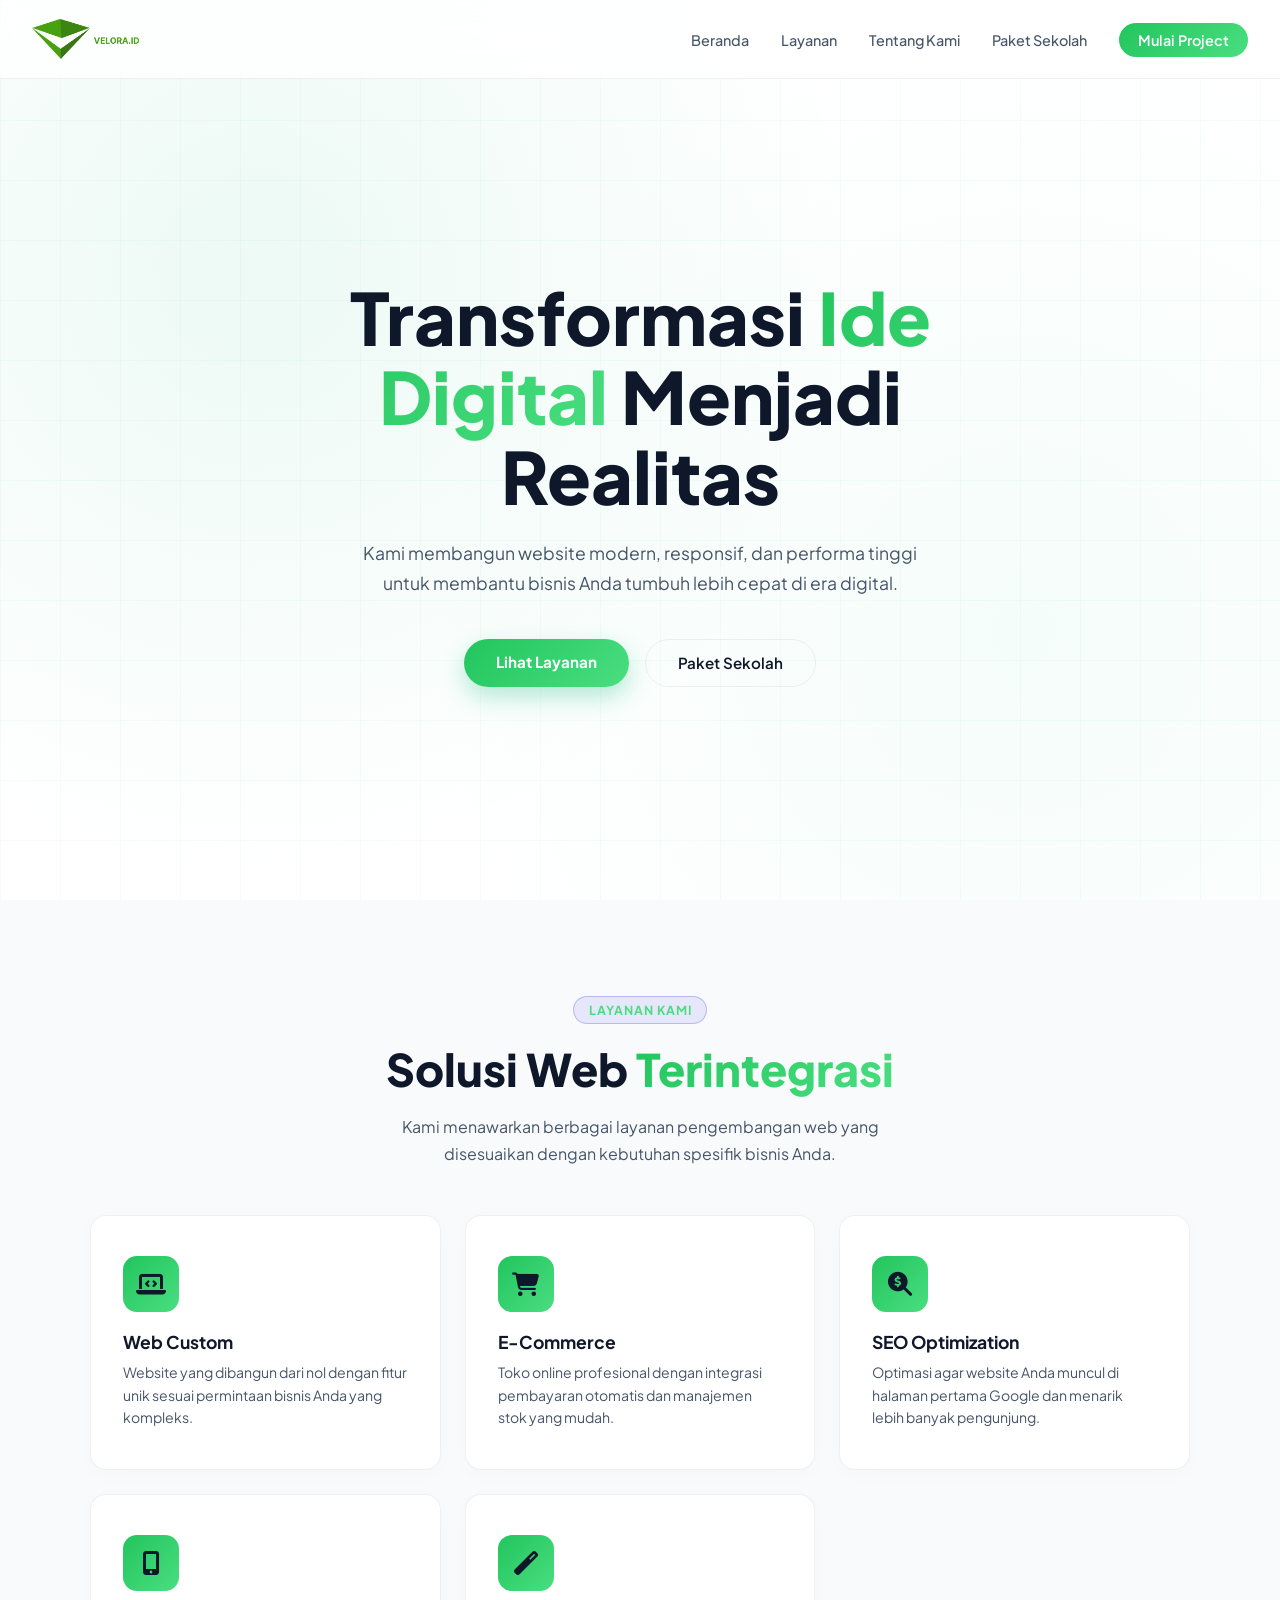
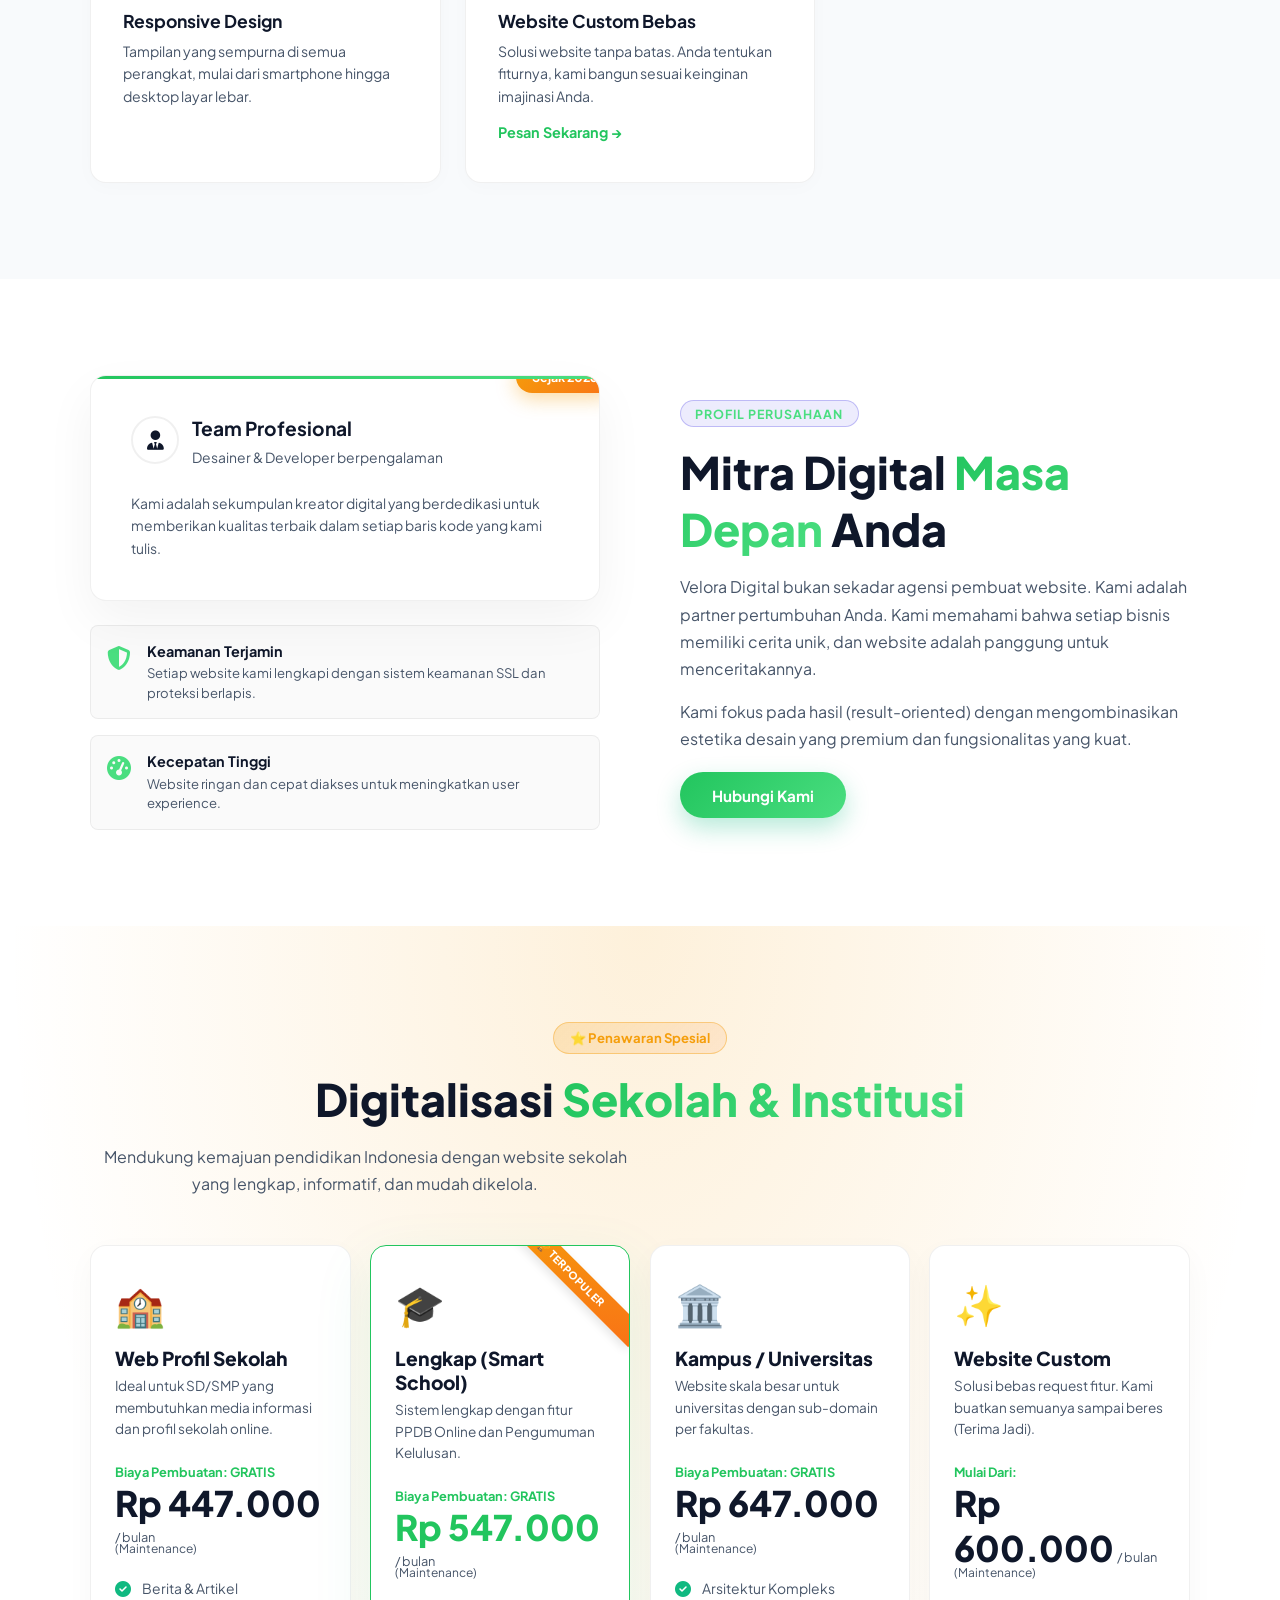
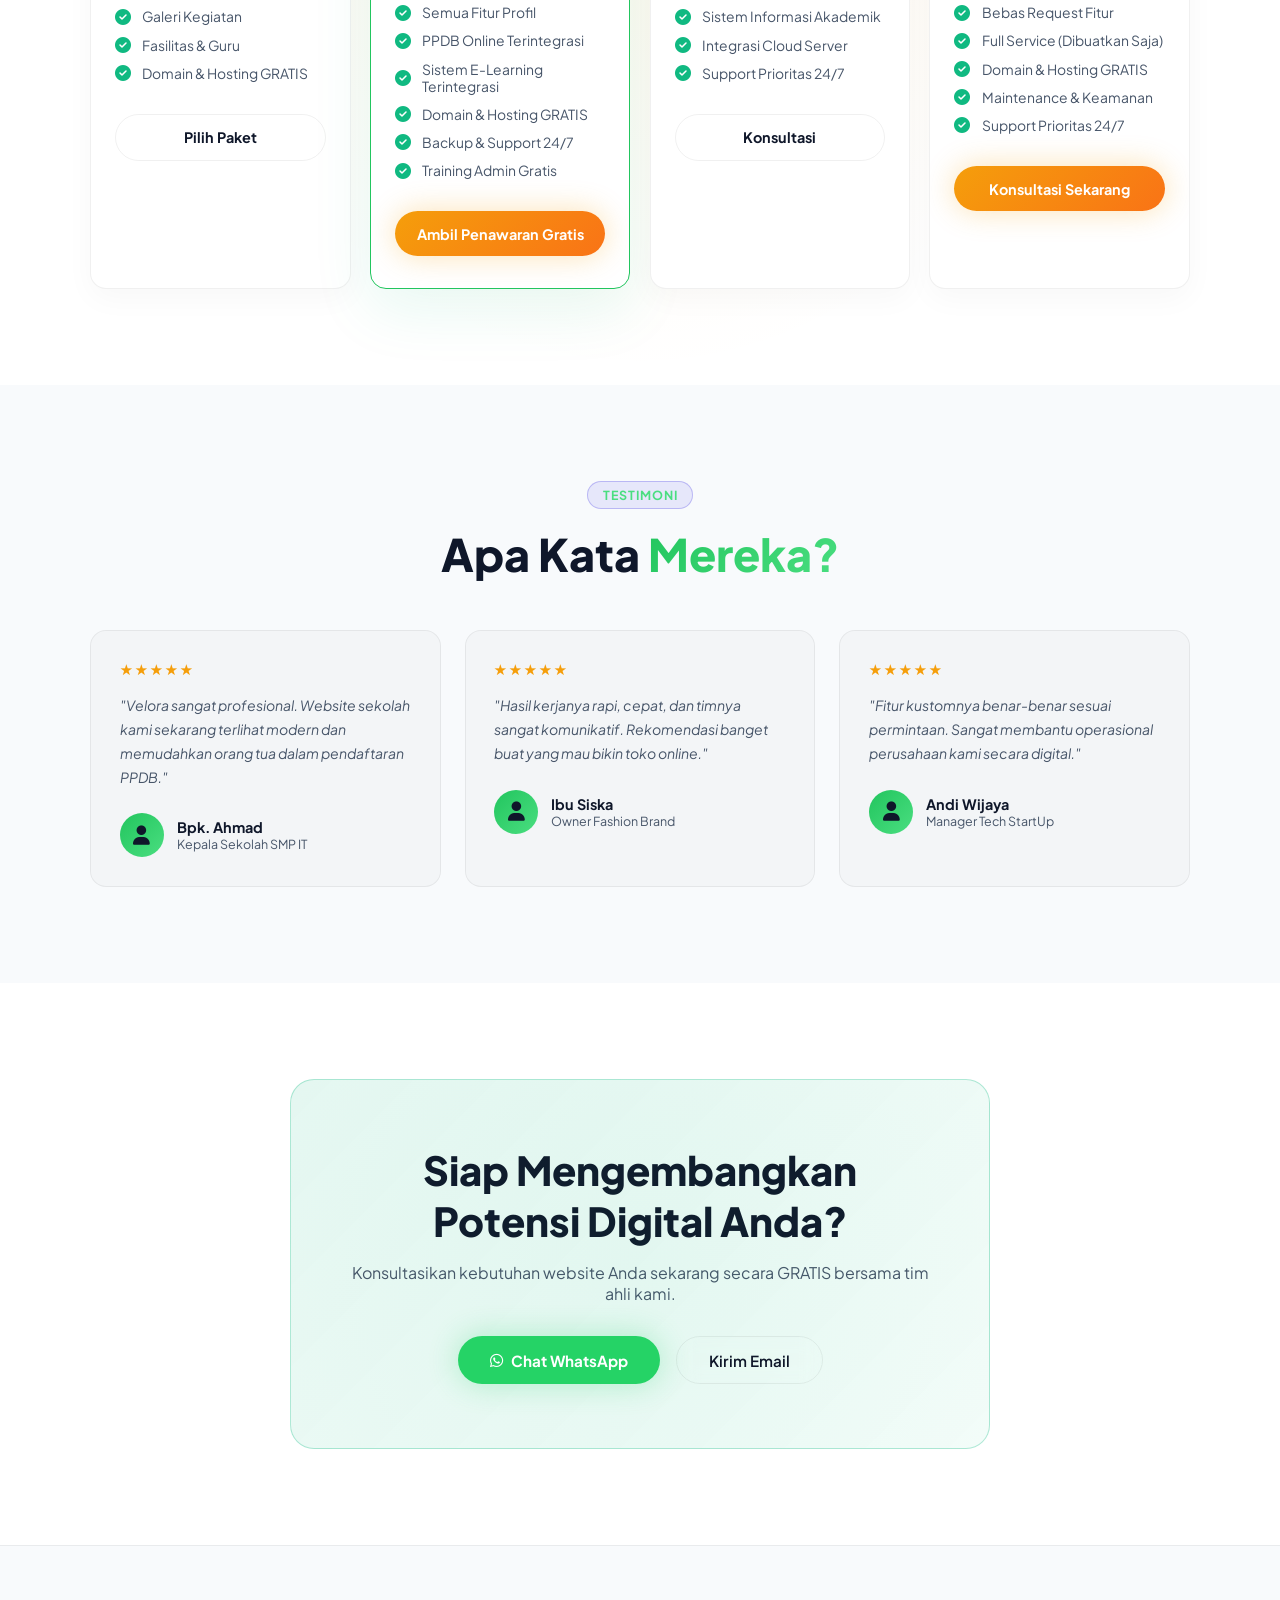
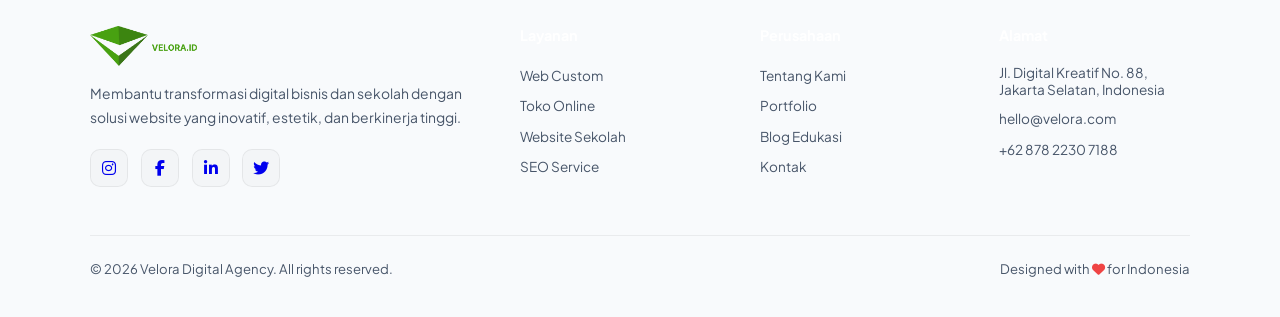
<file: index.html>
<!DOCTYPE html>
<html lang="id">
<head>
    <meta charset="UTF-8">
    <meta name="viewport" content="width=device-width, initial-scale=1.0">
    <title>Velora Digital - Jasa Pembuatan Website Profesional & Sekolah</title>
    <meta name="description" content="Velora Digital adalah perusahaan jasa pembuatan website profesional. Solusi digital terbaik untuk bisnis dan instansi pendidikan dengan paket spesial website sekolah.">
    <link rel="stylesheet" href="style.css">
    <!-- Font Awesome for icons -->
    <link rel="stylesheet" href="https://cdnjs.cloudflare.com/ajax/libs/font-awesome/6.4.0/css/all.min.css">
    <link rel="icon" type="image/png" href="Group 2.png">
</head>
<body>

    <!-- NAVBAR -->
    <nav id="navbar">
        <a href="#" class="nav-logo">
            <img src="Group 2.png" alt="Velora Digital Logo" class="logo-img">
        </a>
        <ul class="nav-links">
            <li><a href="index">Beranda</a></li>
            <li><a href="services">Layanan</a></li>
            <li><a href="about">Tentang Kami</a></li>
            <li><a href="school">Paket Sekolah</a></li>
            <li><a href="contact" class="nav-cta">Mulai Project</a></li>
        </ul>
        <div class="hamburger" id="hamburger">
            <span></span>
            <span></span>
            <span></span>
        </div>
    </nav>

    <!-- MOBILE MENU -->
    <div class="mobile-menu" id="mobileMenu">
        <a href="index">Beranda</a>
        <a href="services">Layanan</a>
        <a href="about">Tentang Kami</a>
        <a href="school">Paket Sekolah</a>
        <a href="contact">Mulai Project</a>
    </div>

    <!-- HERO SECTION -->
    <header class="hero" id="home">
        <div class="hero-bg-grid"></div>
        <div class="hero-content">
            <!-- 
            <div class="hero-badge">
                <span></span> Terpercaya oleh 100+ Bisnis di Indonesia
            </div>
            -->
            <h1>Transformasi <span class="gradient-text">Ide Digital</span> Menjadi Realitas</h1>
            <p>Kami membangun website modern, responsif, dan performa tinggi untuk membantu bisnis Anda tumbuh lebih cepat di era digital.</p>
            <div class="hero-buttons">
                <a href="#services" class="btn-primary">Lihat Layanan</a>
                <a href="#school" class="btn-outline">Paket Sekolah</a>
            </div>
            <!-- 
            <div class="hero-stats">
                <div class="stat">
                    <h3>150<span>+</span></h3>
                    <p>Project Selesai</p>
                </div>
                <div class="stat">
                    <h3>98<span>%</span></h3>
                    <p>Klien Puas</p>
                </div>
                <div class="stat">
                    <h3>5<span>th</span></h3>
                    <p>Pengalaman</p>
                </div>
            </div>
            -->
        </div>
    </header>

    <!-- SERVICES SECTION -->
    <section class="services" id="services">
        <div class="container">
            <div class="text-center reveal">
                <span class="section-tag">Layanan Kami</span>
                <h2 class="section-title">Solusi Web <span class="gradient-text">Terintegrasi</span></h2>
                <p class="section-desc">Kami menawarkan berbagai layanan pengembangan web yang disesuaikan dengan kebutuhan spesifik bisnis Anda.</p>
            </div>
            <div class="services-grid">
                <div class="service-card reveal reveal-delay-1">
                    <div class="service-icon"><i class="fas fa-laptop-code"></i></div>
                    <h3>Web Custom</h3>
                    <p>Website yang dibangun dari nol dengan fitur unik sesuai permintaan bisnis Anda yang kompleks.</p>
                </div>
                <div class="service-card reveal reveal-delay-2">
                    <div class="service-icon"><i class="fas fa-shopping-cart"></i></div>
                    <h3>E-Commerce</h3>
                    <p>Toko online profesional dengan integrasi pembayaran otomatis dan manajemen stok yang mudah.</p>
                </div>
                <div class="service-card reveal reveal-delay-3">
                    <div class="service-icon"><i class="fas fa-search-dollar"></i></div>
                    <h3>SEO Optimization</h3>
                    <p>Optimasi agar website Anda muncul di halaman pertama Google dan menarik lebih banyak pengunjung.</p>
                </div>
                <div class="service-card reveal reveal-delay-4">
                    <div class="service-icon"><i class="fas fa-mobile-alt"></i></div>
                    <h3>Responsive Design</h3>
                    <p>Tampilan yang sempurna di semua perangkat, mulai dari smartphone hingga desktop layar lebar.</p>
                </div>
                <div class="service-card reveal" style="transition-delay: 0.5s;">
                    <div class="service-icon"><i class="fas fa-magic"></i></div>
                    <h3>Website Custom Bebas</h3>
                    <p>Solusi website tanpa batas. Anda tentukan fiturnya, kami bangun sesuai keinginan imajinasi Anda.</p>
                    <a href="contact.html" style="display: inline-block; margin-top: 1rem; color: var(--primary); font-weight: 700; text-decoration: none; font-size: 0.9rem;">Pesan Sekarang &rarr;</a>
                </div>
            </div>
        </div>
    </section>

    <!-- ABOUT SECTION -->
    <section class="about" id="about">
        <div class="container">
            <div class="about-grid">
                <div class="about-visual reveal">
                    <div class="about-card-main">
                        <div class="about-badge-float">Sejak 2026</div>
                        <div class="about-team-row">
                            <div class="team-avatar"><i class="fas fa-user-tie"></i></div>
                            <div>
                                <h3>Team Profesional</h3>
                                <p>Desainer & Developer berpengalaman</p>
                            </div>
                        </div>
                        <p>Kami adalah sekumpulan kreator digital yang berdedikasi untuk memberikan kualitas terbaik dalam setiap baris kode yang kami tulis.</p>
                    </div>
                    <div class="about-features">
                        <div class="about-feature">
                            <div class="feat-icon"><i class="fas fa-shield-alt" style="color: var(--accent);"></i></div>
                            <div class="feat-text">
                                <h4>Keamanan Terjamin</h4>
                                <p>Setiap website kami lengkapi dengan sistem keamanan SSL dan proteksi berlapis.</p>
                            </div>
                        </div>
                        <div class="about-feature">
                            <div class="feat-icon"><i class="fas fa-tachometer-alt" style="color: var(--accent);"></i></div>
                            <div class="feat-text">
                                <h4>Kecepatan Tinggi</h4>
                                <p>Website ringan dan cepat diakses untuk meningkatkan user experience.</p>
                            </div>
                        </div>
                    </div>
                </div>
                <div class="about-content reveal reveal-delay-2">
                    <span class="section-tag">Profil Perusahaan</span>
                    <h2 class="section-title">Mitra Digital <span class="gradient-text">Masa Depan</span> Anda</h2>
                    <p class="section-desc">Velora Digital bukan sekadar agensi pembuat website. Kami adalah partner pertumbuhan Anda. Kami memahami bahwa setiap bisnis memiliki cerita unik, dan website adalah panggung untuk menceritakannya.</p>
                    <p class="section-desc" style="margin-top: 1rem;">Kami fokus pada hasil (result-oriented) dengan mengombinasikan estetika desain yang premium dan fungsionalitas yang kuat.</p>
                    <div style="margin-top: 2rem;">
                        <a href="#contact" class="btn-primary">Hubungi Kami</a>
                    </div>
                </div>
            </div>
        </div>
    </section>

    <!-- SCHOOL PACKAGE SECTION -->
    <section class="school-package" id="school">
        <div class="container">
            <div class="school-header reveal">
                <div class="school-badge-special">⭐ Penawaran Spesial</div>
                <h2 class="section-title">Digitalisasi <span class="gradient-text">Sekolah & Institusi</span></h2>
                <p class="section-desc">Mendukung kemajuan pendidikan Indonesia dengan website sekolah yang lengkap, informatif, dan mudah dikelola.</p>
            </div>
            <div class="packages-grid">
                <div class="package-card reveal reveal-delay-1">
                    <div class="package-icon">🏫</div>
                    <h3 class="package-name">Web Profil Sekolah</h3>
                    <p class="package-desc">Ideal untuk SD/SMP yang membutuhkan media informasi dan profil sekolah online.</p>
                    <div class="package-price">
                        <span class="price-from" style="color: var(--primary); font-weight: 700;">Biaya Pembuatan: GRATIS</span>
                        <span class="price">Rp 447.000</span>
                        <span class="price-period">/ bulan</span>
                        <div style="font-size: 0.75rem; color: var(--text-muted); margin-top: -5px;">(Maintenance)</div>
                    </div>
                    <ul class="package-features">
                        <li><i class="fas fa-check-circle check"></i> Berita & Artikel</li>
                        <li><i class="fas fa-check-circle check"></i> Galeri Kegiatan</li>
                        <li><i class="fas fa-check-circle check"></i> Fasilitas & Guru</li>
                        <li><i class="fas fa-check-circle check"></i> Domain & Hosting GRATIS</li>
                    </ul>
                    <a href="https://api.whatsapp.com/send?phone=6287822307188&text=Halo%20Velora%20Digital%2C%20saya%20tertarik%20dengan%20Paket%20Web%20Profil%20Sekolah." target="_blank" class="pkg-btn pkg-btn-outline">Pilih Paket</a>
                </div>
                <div class="package-card featured reveal reveal-delay-2">
                    <div class="package-icon">🎓</div>
                    <h3 class="package-name">Lengkap (Smart School)</h3>
                    <p class="package-desc">Sistem lengkap dengan fitur PPDB Online dan Pengumuman Kelulusan.</p>
                    <div class="package-price">
                        <span class="price-from" style="color: var(--primary); font-weight: 700;">Biaya Pembuatan: GRATIS</span>
                        <span class="price" style="color: var(--primary);">Rp 547.000</span>
                        <span class="price-period">/ bulan</span>
                        <div style="font-size: 0.75rem; color: var(--text-muted); margin-top: -5px;">(Maintenance)</div>
                    </div>
                    <ul class="package-features">
                        <li><i class="fas fa-check-circle check"></i> Semua Fitur Profil</li>
                        <li><i class="fas fa-check-circle check"></i> PPDB Online Terintegrasi</li>
                        <li><i class="fas fa-check-circle check"></i> Sistem E-Learning Terintegrasi</li>
                        <li><i class="fas fa-check-circle check"></i> Domain & Hosting GRATIS</li>
                        <li><i class="fas fa-check-circle check"></i> Backup & Support 24/7</li>
                        <li><i class="fas fa-check-circle check"></i> Training Admin Gratis</li>
                    </ul>
                    <a href="https://api.whatsapp.com/send?phone=6287822307188&text=Halo%20Velora%20Digital%2C%20saya%20tertarik%20dengan%20Paket%20Smart%20School%20Portal." target="_blank" class="pkg-btn pkg-btn-gold">Ambil Penawaran Gratis</a>
                </div>
                <div class="package-card reveal reveal-delay-3">
                    <div class="package-icon">🏛️</div>
                    <h3 class="package-name">Kampus / Universitas</h3>
                    <p class="package-desc">Website skala besar untuk universitas dengan sub-domain per fakultas.</p>
                    <div class="package-price">
                        <span class="price-from" style="color: var(--primary); font-weight: 700;">Biaya Pembuatan: GRATIS</span>
                        <span class="price">Rp 647.000</span>
                        <span class="price-period">/ bulan</span>
                        <div style="font-size: 0.75rem; color: var(--text-muted); margin-top: -5px;">(Maintenance)</div>
                    </div>
                    <ul class="package-features">
                        <li><i class="fas fa-check-circle check"></i> Arsitektur Kompleks</li>
                        <li><i class="fas fa-check-circle check"></i> Sistem Informasi Akademik</li>
                        <li><i class="fas fa-check-circle check"></i> Integrasi Cloud Server</li>
                        <li><i class="fas fa-check-circle check"></i> Support Prioritas 24/7</li>
                    </ul>
                    <a href="https://api.whatsapp.com/send?phone=6287822307188&text=Halo%20Velora%20Digital%2C%20saya%20tertarik%20dengan%20Paket%20Kampus%20Universitas." target="_blank" class="pkg-btn pkg-btn-outline">Konsultasi</a>
                </div>
                <div class="package-card reveal reveal-delay-4">
                    <div class="package-icon">✨</div>
                    <h3 class="package-name">Website Custom</h3>
                    <p class="package-desc">Solusi bebas request fitur. Kami buatkan semuanya sampai beres (Terima Jadi).</p>
                    <div class="package-price">
                        <span class="price-from" style="color: var(--primary); font-weight: 700;">Mulai Dari:</span>
                        <span class="price">Rp 600.000</span>
                        <span class="price-period">/ bulan</span>
                        <div style="font-size: 0.75rem; color: var(--text-muted); margin-top: -5px;">(Maintenance)</div>
                    </div>
                    <ul class="package-features">
                        <li><i class="fas fa-check-circle check"></i> Bebas Request Fitur</li>
                        <li><i class="fas fa-check-circle check"></i> Full Service (Dibuatkan Saja)</li>
                        <li><i class="fas fa-check-circle check"></i> Domain & Hosting GRATIS</li>
                        <li><i class="fas fa-check-circle check"></i> Maintenance & Keamanan</li>
                        <li><i class="fas fa-check-circle check"></i> Support Prioritas 24/7</li>
                    </ul>
                    <a href="https://api.whatsapp.com/send?phone=6287822307188&text=Halo%20Velora%20Digital%2C%20saya%20tertarik%20dengan%20Paket%20Website%20Custom." target="_blank" class="pkg-btn pkg-btn-gold">Konsultasi Sekarang</a>
                </div>
            </div>
        </div>
    </section>

    <!-- TESTIMONIALS -->
    <section class="testimonials">
        <div class="container">
            <div class="text-center reveal">
                <span class="section-tag">Testimoni</span>
                <h2 class="section-title">Apa Kata <span class="gradient-text">Mereka?</span></h2>
            </div>
            <div class="testimonials-grid">
                <div class="testi-card reveal reveal-delay-1">
                    <div class="testi-stars">★★★★★</div>
                    <p class="testi-text">"Velora sangat profesional. Website sekolah kami sekarang terlihat modern dan memudahkan orang tua dalam pendaftaran PPDB."</p>
                    <div class="testi-author">
                        <div class="testi-avatar"><i class="fas fa-user"></i></div>
                        <div>
                            <p class="testi-name">Bpk. Ahmad</p>
                            <p class="testi-role">Kepala Sekolah SMP IT</p>
                        </div>
                    </div>
                </div>
                <div class="testi-card reveal reveal-delay-2">
                    <div class="testi-stars">★★★★★</div>
                    <p class="testi-text">"Hasil kerjanya rapi, cepat, dan timnya sangat komunikatif. Rekomendasi banget buat yang mau bikin toko online."</p>
                    <div class="testi-author">
                        <div class="testi-avatar"><i class="fas fa-user"></i></div>
                        <div>
                            <p class="testi-name">Ibu Siska</p>
                            <p class="testi-role">Owner Fashion Brand</p>
                        </div>
                    </div>
                </div>
                <div class="testi-card reveal reveal-delay-3">
                    <div class="testi-stars">★★★★★</div>
                    <p class="testi-text">"Fitur kustomnya benar-benar sesuai permintaan. Sangat membantu operasional perusahaan kami secara digital."</p>
                    <div class="testi-author">
                        <div class="testi-avatar"><i class="fas fa-user"></i></div>
                        <div>
                            <p class="testi-name">Andi Wijaya</p>
                            <p class="testi-role">Manager Tech StartUp</p>
                        </div>
                    </div>
                </div>
            </div>
        </div>
    </section>

    <!-- CTA SECTION -->
    <section class="cta-section" id="contact">
        <div class="cta-box reveal">
            <h2>Siap Mengembangkan <br><span class="gradient-text">Potensi Digital</span> Anda?</h2>
            <p>Konsultasikan kebutuhan website Anda sekarang secara GRATIS bersama tim ahli kami.</p>
            <div class="cta-buttons">
                <a href="https://api.whatsapp.com/send?phone=6287822307188&text=Halo%20Velora%20Digital%2C%20saya%20tertarik%20untuk%20konsultasi%20mengenai%20pembuatan%20website." target="_blank" class="btn-wa">
                    <i class="fab fa-whatsapp"></i> Chat WhatsApp
                </a>
                <a href="mailto:hello@velora.com" class="btn-outline">Kirim Email</a>
            </div>
        </div>
    </section>

    <!-- FOOTER -->
    <footer>
        <div class="container">
            <div class="footer-grid">
                <div class="footer-brand">
                    <a href="#" class="nav-logo">
                        <img src="Group 2.png" alt="Velora Digital Logo" class="logo-img">
                    </a>
                    <p>Membantu transformasi digital bisnis dan sekolah dengan solusi website yang inovatif, estetik, dan berkinerja tinggi.</p>
                    <div class="social-links">
                        <a href="#" class="social-link"><i class="fab fa-instagram"></i></a>
                        <a href="#" class="social-link"><i class="fab fa-facebook-f"></i></a>
                        <a href="#" class="social-link"><i class="fab fa-linkedin-in"></i></a>
                        <a href="#" class="social-link"><i class="fab fa-twitter"></i></a>
                    </div>
                </div>
                <div class="footer-col">
                    <h4>Layanan</h4>
                    <ul>
                        <li><a href="#">Web Custom</a></li>
                        <li><a href="#">Toko Online</a></li>
                        <li><a href="#">Website Sekolah</a></li>
                        <li><a href="#">SEO Service</a></li>
                    </ul>
                </div>
                <div class="footer-col">
                    <h4>Perusahaan</h4>
                    <ul>
                        <li><a href="#about">Tentang Kami</a></li>
                        <li><a href="#">Portfolio</a></li>
                        <li><a href="#">Blog Edukasi</a></li>
                        <li><a href="#contact">Kontak</a></li>
                    </ul>
                </div>
                <div class="footer-col">
                    <h4>Alamat</h4>
                    <ul>
                        <li><p style="color: var(--text-muted); font-size: 0.85rem;">Jl. Digital Kreatif No. 88, Jakarta Selatan, Indonesia</p></li>
                        <li><a href="mailto:hello@velora.com">hello@velora.com</a></li>
                        <li><a href="tel:+6287822307188">+62 878 2230 7188</a></li>
                    </ul>
                </div>
            </div>
            <div class="footer-bottom">
                <p>&copy; 2026 Velora Digital Agency. All rights reserved.</p>
                <p>Designed with <i class="fas fa-heart" style="color: #ef4444;"></i> for Indonesia</p>
            </div>
        </div>
    </footer>

    <script src="script.js"></script>
</body>
</html>
</file>
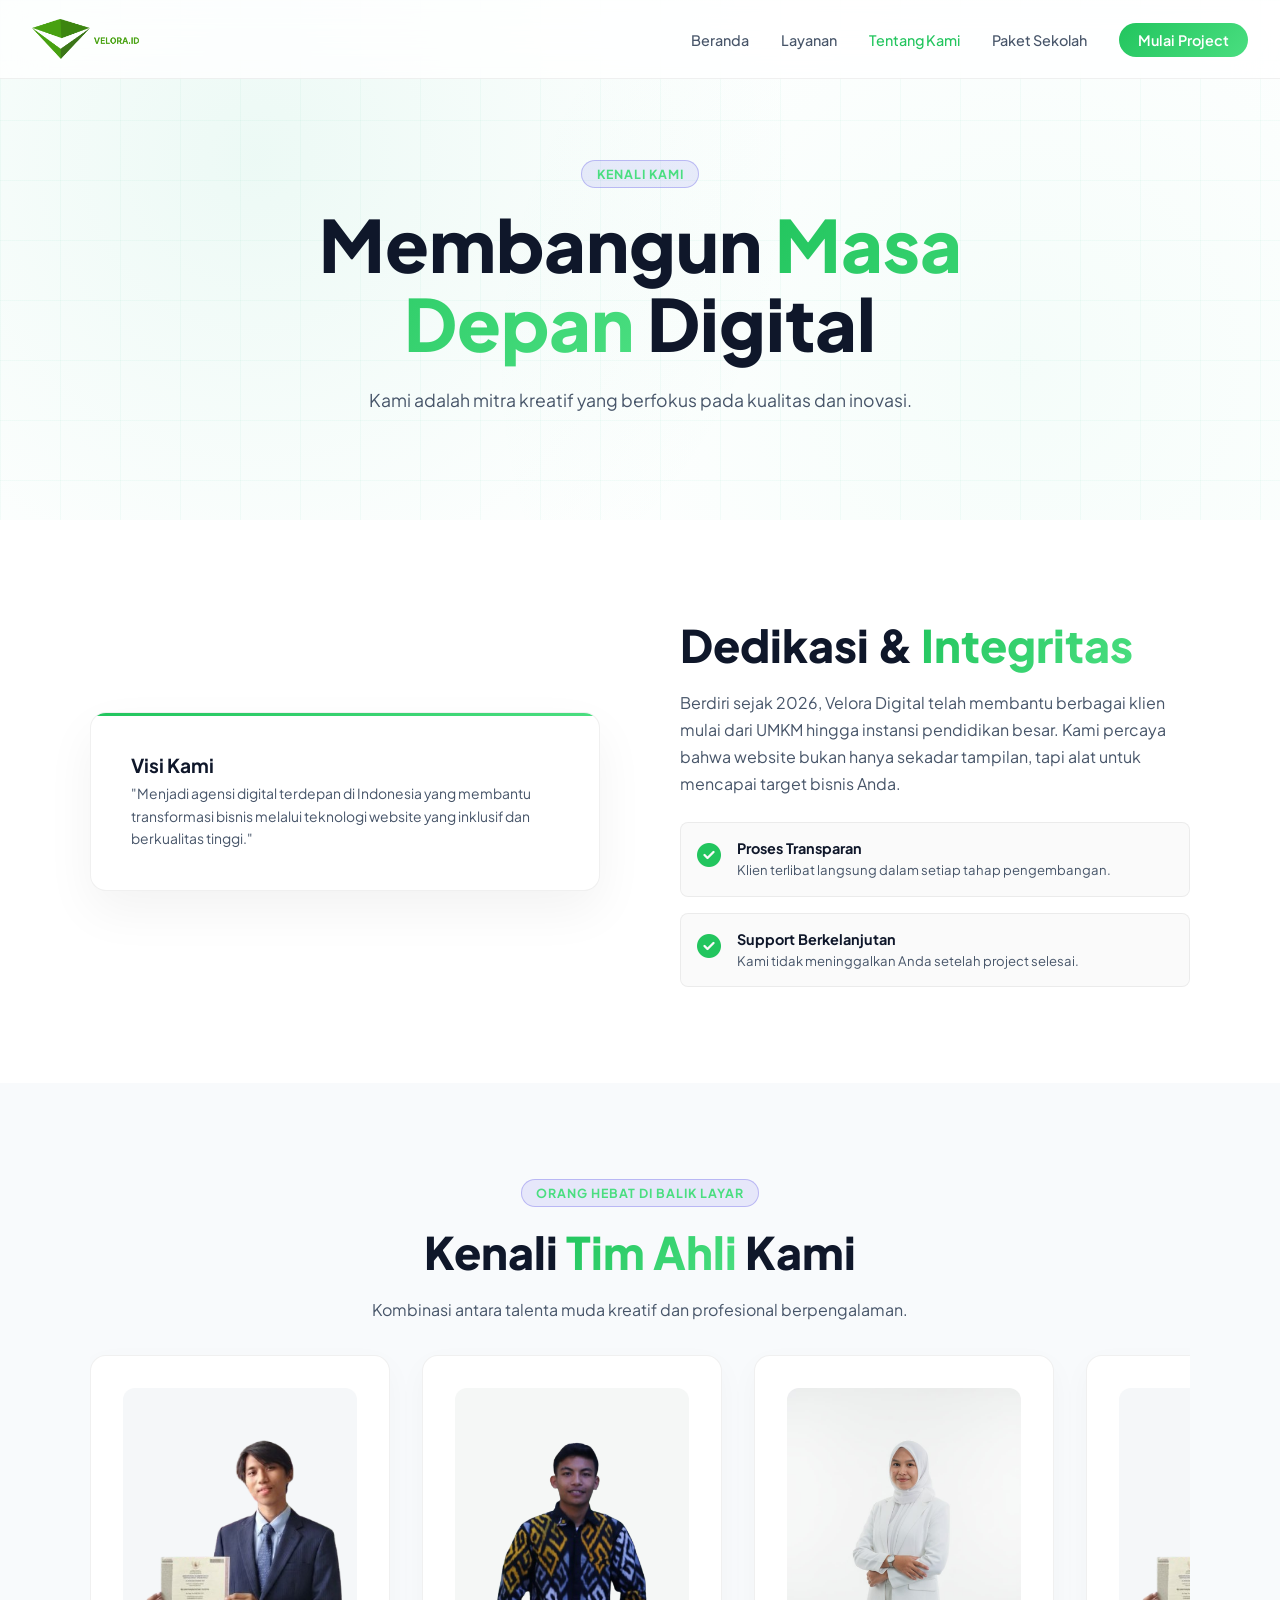
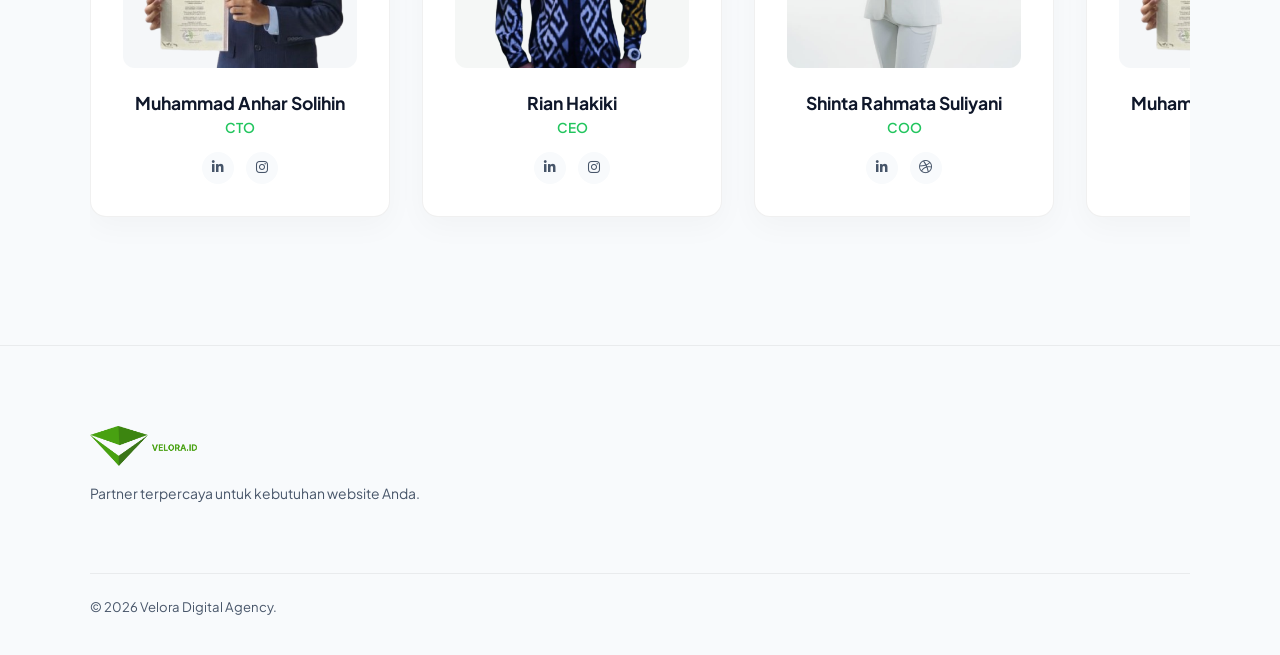
<file: about.html>
<!DOCTYPE html>
<html lang="id">

<head>
    <meta charset="UTF-8">
    <meta name="viewport" content="width=device-width, initial-scale=1.0">
    <title>Tentang Kami - Velora Digital Agency</title>
    <link rel="stylesheet" href="style.css">
    <link rel="stylesheet" href="https://cdnjs.cloudflare.com/ajax/libs/font-awesome/6.4.0/css/all.min.css">
    <link rel="icon" type="image/png" href="Group 2.png">
</head>

<body>

    <!-- NAVBAR -->
    <nav id="navbar">
        <a href="index" class="nav-logo">
            <img src="Group 2.png" alt="Velora Digital Logo" class="logo-img">
        </a>
        <ul class="nav-links">
            <li><a href="index">Beranda</a></li>
            <li><a href="services">Layanan</a></li>
            <li><a href="about" style="color: var(--primary);">Tentang Kami</a></li>
            <li><a href="school">Paket Sekolah</a></li>
            <li><a href="contact" class="nav-cta">Mulai Project</a></li>
        </ul>
        <div class="hamburger" id="hamburger">
            <span></span><span></span><span></span>
        </div>
    </nav>

    <!-- MOBILE MENU -->
    <div class="mobile-menu" id="mobileMenu">
        <a href="index">Beranda</a>
        <a href="services">Layanan</a>
        <a href="about">Tentang Kami</a>
        <a href="school">Paket Sekolah</a>
        <a href="contact">Mulai Project</a>
    </div>

    <!-- PAGE HEADER -->
    <header class="hero" style="min-height: 50vh; padding-top: 10rem;">
        <div class="hero-bg-grid"></div>
        <div class="hero-content">
            <span class="section-tag">Kenali Kami</span>
            <h1>Membangun <span class="gradient-text">Masa Depan</span> Digital</h1>
            <p>Kami adalah mitra kreatif yang berfokus pada kualitas dan inovasi.</p>
        </div>
    </header>

    <!-- ABOUT CONTENT -->
    <section class="about">
        <div class="container">
            <div class="about-grid">
                <div class="about-visual reveal visible">
                    <div class="about-card-main">
                        <h3>Visi Kami</h3>
                        <p>"Menjadi agensi digital terdepan di Indonesia yang membantu transformasi bisnis melalui
                            teknologi website yang inklusif dan berkualitas tinggi."</p>
                    </div>
                </div>
                <div class="about-content reveal visible">
                    <h2 class="section-title">Dedikasi & <span class="gradient-text">Integritas</span></h2>
                    <p class="section-desc">Berdiri sejak 2026, Velora Digital telah membantu berbagai klien mulai
                        dari UMKM hingga instansi pendidikan besar. Kami percaya bahwa website bukan hanya sekadar
                        tampilan, tapi alat untuk mencapai target bisnis Anda.</p>
                    <div class="about-features">
                        <div class="about-feature">
                            <div class="feat-icon"><i class="fas fa-check-circle" style="color: var(--primary);"></i>
                            </div>
                            <div class="feat-text">
                                <h4>Proses Transparan</h4>
                                <p>Klien terlibat langsung dalam setiap tahap pengembangan.</p>
                            </div>
                        </div>
                        <div class="about-feature">
                            <div class="feat-icon"><i class="fas fa-check-circle" style="color: var(--primary);"></i>
                            </div>
                            <div class="feat-text">
                                <h4>Support Berkelanjutan</h4>
                                <p>Kami tidak meninggalkan Anda setelah project selesai.</p>
                            </div>
                        </div>
                    </div>
                </div>
            </div>
        </div>
    </section>

    <!-- TEAM SECTION -->
    <section class="team-section" style="background: var(--dark-2);">
        <div class="container">
            <div class="text-center reveal visible">
                <span class="section-tag">Orang Hebat di Balik Layar</span>
                <h2 class="section-title">Kenali <span class="gradient-text">Tim Ahli</span> Kami</h2>
                <p class="section-desc">Kombinasi antara talenta muda kreatif dan profesional berpengalaman.</p>
            </div>
            <div class="team-container">
                <div class="team-track">
                    <!-- Member 1: Muhammad Anhar Solihin -->
                    <div class="team-card">
                        <div class="team-img-wrapper"><img src="anhar.png" alt="Muhammad Anhar Solihin"></div>
                        <h3>Muhammad Anhar Solihin</h3>
                        <p>CTO</p>
                        <div class="team-social">
                            <a href="#"><i class="fab fa-linkedin-in"></i></a>
                            <a href="https://www.instagram.com/anhars._?igsh=enc2NG5hdHFrd3di"><i
                                    class="fab fa-instagram"></i></a>
                        </div>
                    </div>
                    <!-- Member 2 -->
                    <div class="team-card">
                        <div class="team-img-wrapper"><img src="Rian Hakiki.png" alt="Developer"></div>
                        <h3>Rian Hakiki</h3>
                        <p>CEO</p>
                        <div class="team-social">
                            <a href="#"><i class="fab fa-linkedin-in"></i></a>
                            <a href="https://www.instagram.com/kadus2_?igsh=aXFmMXZudHBnNzM1
Kadus"><i class="fab fa-instagram"></i></a>
                        </div>
                    </div>
                    <!-- Member 3 -->
                    <div class="team-card">
                        <div class="team-img-wrapper"><img src="Shinta ramaya sulhi.jpeg" alt="Designer"></div>
                        <h3>Shinta Rahmata Suliyani</h3>
                        <p>COO</p>
                        <div class="team-social">
                            <a href="#"><i class="fab fa-linkedin-in"></i></a>
                            <a href="https://www.instagram.com/shintayani87?igsh=ZDZ1ZDRleHd4eGVy"><i
                                    class="fab fa-dribbble"></i></a>
                        </div>
                    </div>
                    <!-- DUPLICATE FOR SEAMLESS LOOP -->

                    <div class="team-card">
                        <div class="team-img-wrapper"><img src="anhar.png" alt="Muhammad Anhar Solihin"></div>
                        <h3>Muhammad Anhar Solihin</h3>
                        <p>CTO</p>
                        <div class="team-social">
                            <a href="#"></i></a>
                            <a href="https://www.instagram.com/anhars._?igsh=enc2NG5hdHFrd3di"><i
                                    class="fab fa-instagram"></i></a>
                        </div>
                    </div>
                    <!-- Member 2 -->
                    <div class="team-card">
                        <div class="team-img-wrapper"><img src="Rian Hakiki.png" alt="Developer"></div>
                        <h3>Rian Hakiki</h3>
                        <p>CEO</p>
                        <div class="team-social">
                            <a href="#"><i class="fab fa-linkedin-in"></i></a>
                            <a href="https://www.instagram.com/kadus2_?igsh=aXFmMXZudHBnNzM1
Kadus"><i class="fab fa-instagram"></i></a>
                        </div>


                        <!-- Duplicate for seamless loop (optional if track is short, but I'll keep 3) -->
                    </div>
                    <div class="team-card">
                        <div class="team-img-wrapper"><img src="Shinta ramaya sulhi.jpeg" alt="Designer"></div>
                        <h3>Shinta ramayana sulhi</h3>
                        <p>COO</p>
                        <div class="team-social">
                            <a href="#"><i class="fab fa-linkedin-in"></i></a>
                            <a href="https://www.instagram.com/shintayani87?igsh=ZDZ1ZDRleHd4eGVy"><i
                                    class="fab fa-dribbble"></i></a>
                        </div>
                    </div>
                    <div class="team-card">
                        <div class="team-img-wrapper"><img src="anhar.png" alt="Muhammad Anhar Solihin"></div>
                        <h3>Muhammad Anhar Solihin</h3>
                        <p>CTO</p>
                        <div class="team-social">
                            <a href="#"></i></a>
                            <a href="https://www.instagram.com/anhars._?igsh=enc2NG5hdHFrd3di"><i
                                    class="fab fa-instagram"></i></a>
                        </div>
                    </div>
                    <div class="team-card">
                        <div class="team-img-wrapper"><img src="Rian Hakiki.png" alt="Developer"></div>
                        <h3>Rian Hakiki</h3>
                        <p>CEO</p>
                        <div class="team-social">
                            <a href="#"><i class="fab fa-linkedin-in"></i></a>
                            <a href="https://www.instagram.com/kadus2_?igsh=aXFmMXZudHBnNzM1
Kadus"><i class="fab fa-instagram"></i></a>
                        </div>
                    </div>
                </div>
    </section>

    <!-- FOOTER -->
    <footer>
        <div class="container">
            <div class="footer-grid">
                <div class="footer-brand">
                    <a href="index" class="nav-logo">
                        <img src="Group 2.png" alt="Velora Digital Logo" class="logo-img">
                    </a>
                    <p>Partner terpercaya untuk kebutuhan website Anda.</p>
                </div>
            </div>
            <div class="footer-bottom">
                <p>&copy; 2026 Velora Digital Agency.</p>
            </div>
        </div>
    </footer>

    <script src="script.js"></script>
</body>

</html>
</file>
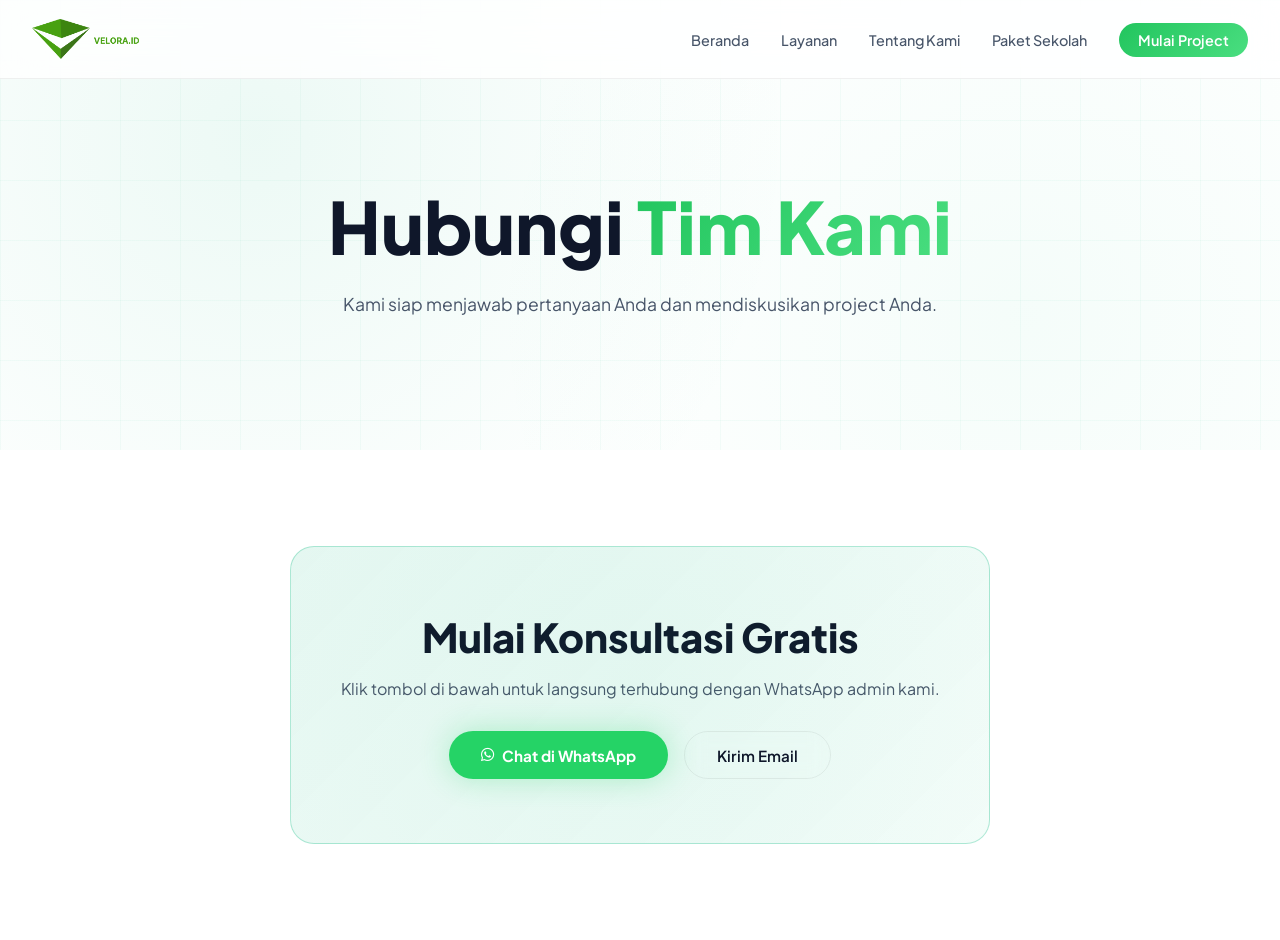
<file: contact.html>
<!DOCTYPE html>
<html lang="id">
<head>
    <meta charset="UTF-8">
    <meta name="viewport" content="width=device-width, initial-scale=1.0">
    <title>Kontak - Velora Digital Agency</title>
    <link rel="stylesheet" href="style.css">
    <link rel="stylesheet" href="https://cdnjs.cloudflare.com/ajax/libs/font-awesome/6.4.0/css/all.min.css">
    <link rel="icon" type="image/png" href="Group 2.png">
</head>
<body>

    <!-- NAVBAR -->
    <nav id="navbar">
        <a href="index" class="nav-logo">
            <img src="Group 2.png" alt="Velora Digital Logo" class="logo-img">
        </a>
        <ul class="nav-links">
            <li><a href="index">Beranda</a></li>
            <li><a href="services">Layanan</a></li>
            <li><a href="about">Tentang Kami</a></li>
            <li><a href="school">Paket Sekolah</a></li>
            <li><a href="contact" class="nav-cta">Mulai Project</a></li>
        </ul>
        <div class="hamburger" id="hamburger">
            <span></span><span></span><span></span>
        </div>
    </nav>

    <!-- MOBILE MENU -->
    <div class="mobile-menu" id="mobileMenu">
        <a href="index">Beranda</a>
        <a href="services">Layanan</a>
        <a href="about">Tentang Kami</a>
        <a href="school">Paket Sekolah</a>
        <a href="contact">Mulai Project</a>
    </div>

    <header class="hero" style="min-height: 50vh; padding-top: 10rem;">
        <div class="hero-bg-grid"></div>
        <div class="hero-content">
            <h1>Hubungi <span class="gradient-text">Tim Kami</span></h1>
            <p>Kami siap menjawab pertanyaan Anda dan mendiskusikan project Anda.</p>
        </div>
    </header>

    <section class="cta-section">
        <div class="cta-box reveal visible">
            <h2>Mulai Konsultasi Gratis</h2>
            <p>Klik tombol di bawah untuk langsung terhubung dengan WhatsApp admin kami.</p>
            <div class="cta-buttons">
                <a href="https://api.whatsapp.com/send?phone=6287822307188&text=Halo%20Velora%20Digital%2C%20saya%20tertarik%20untuk%20konsultasi%20mengenai%20pembuatan%20website." target="_blank" class="btn-wa">
                    <i class="fab fa-whatsapp"></i> Chat di WhatsApp
                </a>
                <a href="mailto:hello@velora.com" class="btn-outline">Kirim Email</a>
            </div>
        </div>
    </section>

    <script src="script.js"></script>
</body>
</html>
</file>
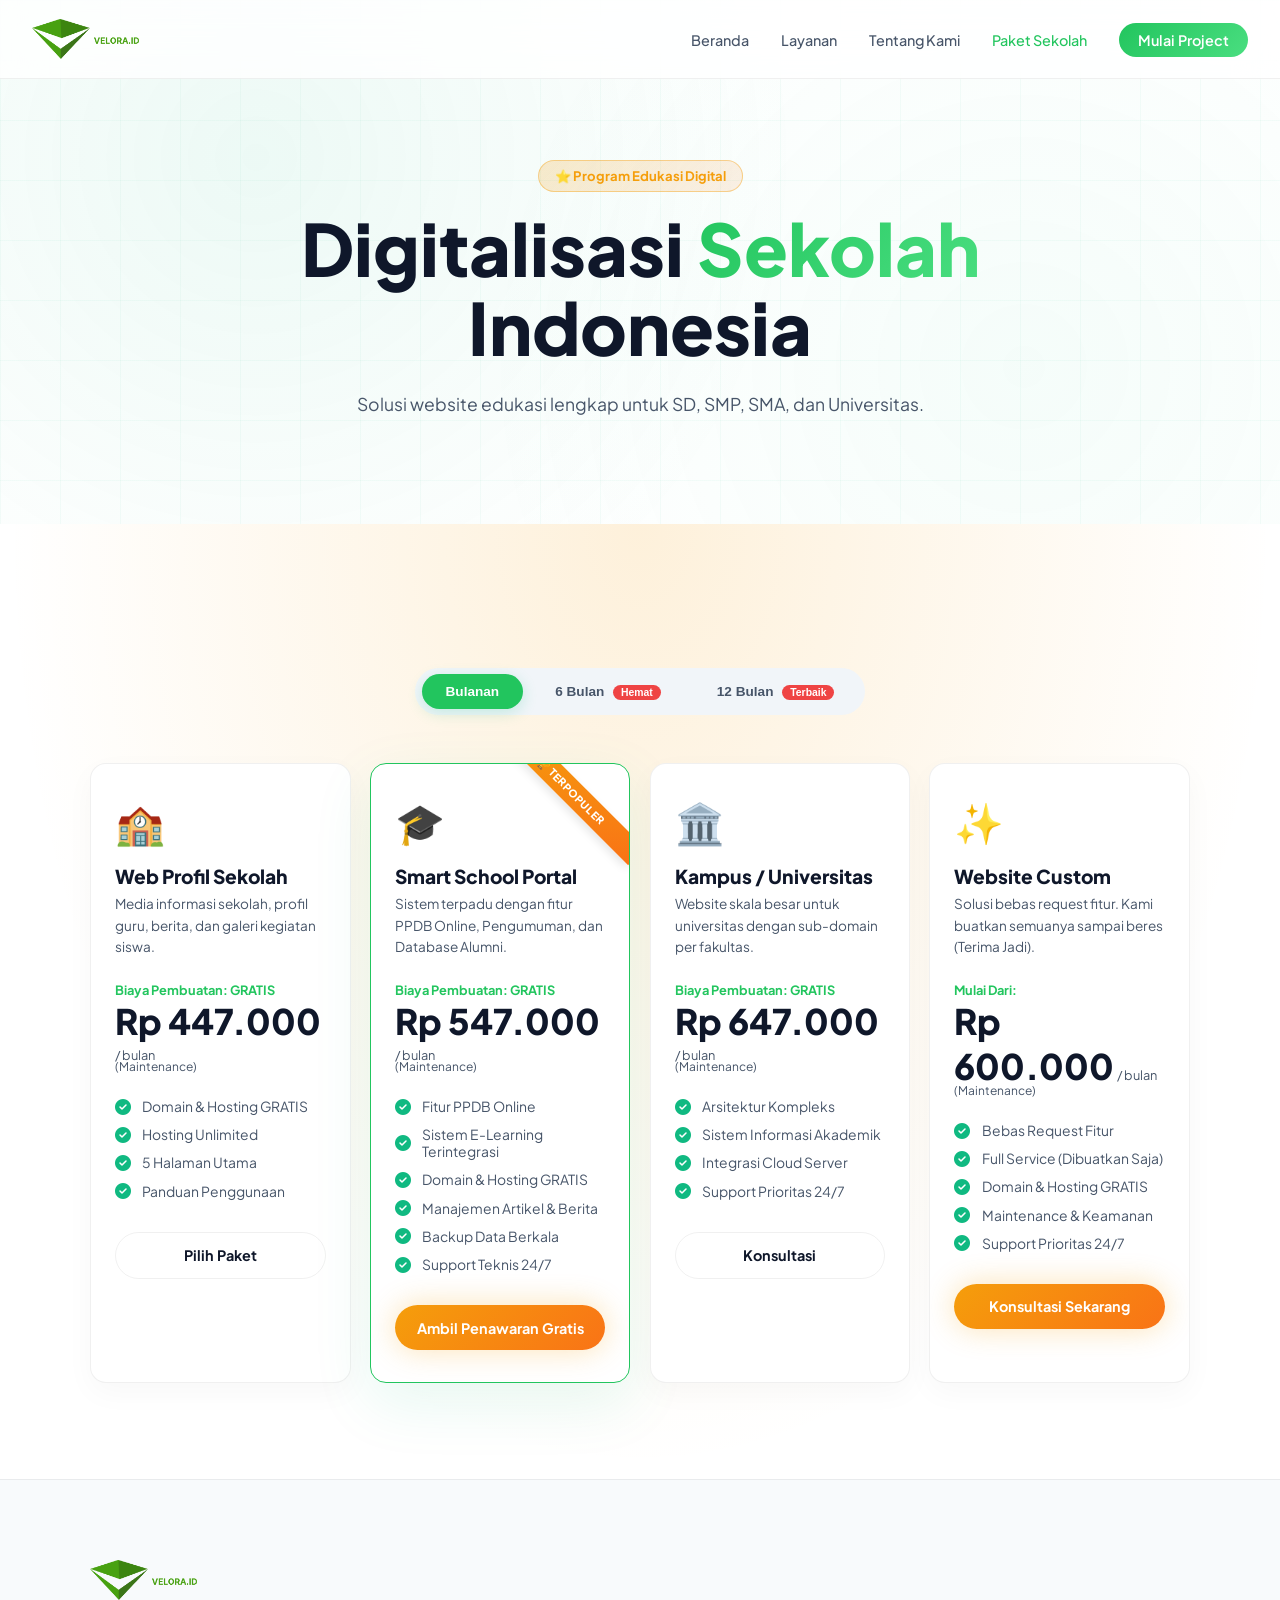
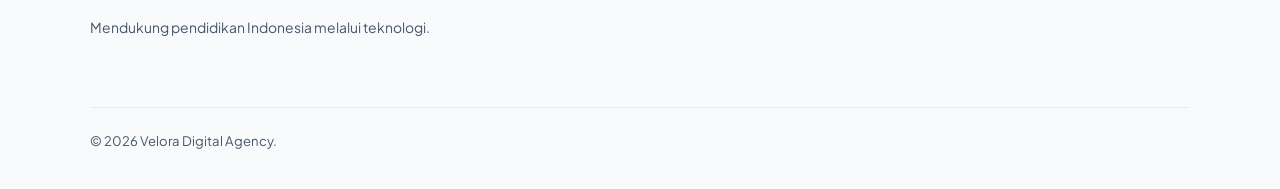
<file: school.html>
<!DOCTYPE html>
<html lang="id">
<head>
    <meta charset="UTF-8">
    <meta name="viewport" content="width=device-width, initial-scale=1.0">
    <title>Paket Sekolah - Velora Digital Agency</title>
    <link rel="stylesheet" href="style.css">
    <link rel="stylesheet" href="https://cdnjs.cloudflare.com/ajax/libs/font-awesome/6.4.0/css/all.min.css">
    <link rel="icon" type="image/png" href="Group 2.png">
</head>
<body>

    <!-- NAVBAR -->
    <nav id="navbar">
        <a href="index" class="nav-logo">
            <img src="Group 2.png" alt="Velora Digital Logo" class="logo-img">
        </a>
        <ul class="nav-links">
            <li><a href="index">Beranda</a></li>
            <li><a href="services">Layanan</a></li>
            <li><a href="about">Tentang Kami</a></li>
            <li><a href="school" style="color: var(--primary);">Paket Sekolah</a></li>
            <li><a href="contact" class="nav-cta">Mulai Project</a></li>
        </ul>
        <div class="hamburger" id="hamburger">
            <span></span><span></span><span></span>
        </div>
    </nav>

    <!-- MOBILE MENU -->
    <div class="mobile-menu" id="mobileMenu">
        <a href="index">Beranda</a>
        <a href="services">Layanan</a>
        <a href="about">Tentang Kami</a>
        <a href="school">Paket Sekolah</a>
        <a href="contact">Mulai Project</a>
    </div>

    <!-- PAGE HEADER -->
    <header class="hero" style="min-height: 50vh; padding-top: 10rem;">
        <div class="hero-bg-grid"></div>
        <div class="hero-content">
            <div class="school-badge-special">⭐ Program Edukasi Digital</div>
            <h1>Digitalisasi <span class="gradient-text">Sekolah</span> Indonesia</h1>
            <p>Solusi website edukasi lengkap untuk SD, SMP, SMA, dan Universitas.</p>
        </div>
    </header>

    <!-- SCHOOL PACKAGES CONTENT -->
    <section class="school-package">
        <div class="container">
            <!-- PRICING SWITCHER -->
            <div class="pricing-switcher reveal visible">
                <button class="switch-btn active" data-period="1">Bulanan</button>
                <button class="switch-btn" data-period="6">6 Bulan <span class="save-badge">Hemat</span></button>
                <button class="switch-btn" data-period="12">12 Bulan <span class="save-badge">Terbaik</span></button>
            </div>

            <div class="packages-grid">
                <!-- Paket Dasar -->
                <div class="package-card reveal visible">
                    <div class="package-icon">🏫</div>
                    <h3 class="package-name">Web Profil Sekolah</h3>
                    <p class="package-desc">Media informasi sekolah, profil guru, berita, dan galeri kegiatan siswa.</p>
                    <div class="package-price">
                        <span class="price-from" style="color: var(--primary); font-weight: 700;">Biaya Pembuatan: GRATIS</span>
                        <span class="price price-val" 
                              data-price-1="447.000" 
                              data-price-6="2.500.000" 
                              data-price-12="4.800.000">Rp 447.000</span>
                        <span class="price-period">/ <span class="period-text">bulan</span></span>
                        <div style="font-size: 0.75rem; color: var(--text-muted); margin-top: -5px;">(Maintenance)</div>
                    </div>
                    <ul class="package-features">
                        <li><i class="fas fa-check-circle check"></i> Domain & Hosting GRATIS</li>
                        <li><i class="fas fa-check-circle check"></i> Hosting Unlimited</li>
                        <li><i class="fas fa-check-circle check"></i> 5 Halaman Utama</li>
                        <li><i class="fas fa-check-circle check"></i> Panduan Penggunaan</li>
                    </ul>
                    <a href="https://api.whatsapp.com/send?phone=6287822307188&text=Halo%20Velora%20Digital%2C%20saya%20tertarik%20dengan%20Paket%20Web%20Profil%20Sekolah." target="_blank" class="pkg-btn pkg-btn-outline">Pilih Paket</a>
                </div>
                <!-- Paket Unggulan -->
                <div class="package-card featured reveal visible">
                    <div class="package-icon">🎓</div>
                    <h3 class="package-name">Smart School Portal</h3>
                    <p class="package-desc">Sistem terpadu dengan fitur PPDB Online, Pengumuman, dan Database Alumni.</p>
                    <div class="package-price">
                        <span class="price-from" style="color: var(--primary); font-weight: 700;">Biaya Pembuatan: GRATIS</span>
                        <span class="price price-val" 
                              data-price-1="547.000" 
                              data-price-6="3.000.000" 
                              data-price-12="5.800.000">Rp 547.000</span>
                        <span class="price-period">/ <span class="period-text">bulan</span></span>
                        <div style="font-size: 0.75rem; color: var(--text-muted); margin-top: -5px;">(Maintenance)</div>
                    </div>
                    <ul class="package-features">
                        <li><i class="fas fa-check-circle check"></i> Fitur PPDB Online</li>
                        <li><i class="fas fa-check-circle check"></i> Sistem E-Learning Terintegrasi</li>
                        <li><i class="fas fa-check-circle check"></i> Domain & Hosting GRATIS</li>
                        <li><i class="fas fa-check-circle check"></i> Manajemen Artikel & Berita</li>
                        <li><i class="fas fa-check-circle check"></i> Backup Data Berkala</li>
                        <li><i class="fas fa-check-circle check"></i> Support Teknis 24/7</li>
                    </ul>
                    <a href="https://api.whatsapp.com/send?phone=6287822307188&text=Halo%20Velora%20Digital%2C%20saya%20tertarik%20dengan%20Paket%20Smart%20School%20Portal." target="_blank" class="pkg-btn pkg-btn-gold">Ambil Penawaran Gratis</a>
                </div>
                <div class="package-card reveal visible">
                    <div class="package-icon">🏛️</div>
                    <h3 class="package-name">Kampus / Universitas</h3>
                    <p class="package-desc">Website skala besar untuk universitas dengan sub-domain per fakultas.</p>
                    <div class="package-price">
                        <span class="price-from" style="color: var(--primary); font-weight: 700;">Biaya Pembuatan: GRATIS</span>
                        <span class="price price-val" 
                              data-price-1="647.000" 
                              data-price-6="3.500.000" 
                              data-price-12="6.800.000">Rp 647.000</span>
                        <span class="price-period">/ <span class="period-text">bulan</span></span>
                        <div style="font-size: 0.75rem; color: var(--text-muted); margin-top: -5px;">(Maintenance)</div>
                    </div>
                    <ul class="package-features">
                        <li><i class="fas fa-check-circle check"></i> Arsitektur Kompleks</li>
                        <li><i class="fas fa-check-circle check"></i> Sistem Informasi Akademik</li>
                        <li><i class="fas fa-check-circle check"></i> Integrasi Cloud Server</li>
                        <li><i class="fas fa-check-circle check"></i> Support Prioritas 24/7</li>
                    </ul>
                    <a href="https://api.whatsapp.com/send?phone=6287822307188&text=Halo%20Velora%20Digital%2C%20saya%20tertarik%20dengan%20Paket%20Kampus%20Universitas." target="_blank" class="pkg-btn pkg-btn-outline">Konsultasi</a>
                </div>
                <div class="package-card reveal visible">
                    <div class="package-icon">✨</div>
                    <h3 class="package-name">Website Custom</h3>
                    <p class="package-desc">Solusi bebas request fitur. Kami buatkan semuanya sampai beres (Terima Jadi).</p>
                    <div class="package-price">
                        <span class="price-from" style="color: var(--primary); font-weight: 700;">Mulai Dari:</span>
                        <span class="price">Rp 600.000</span>
                        <span class="price-period">/ bulan</span>
                        <div style="font-size: 0.75rem; color: var(--text-muted); margin-top: -5px;">(Maintenance)</div>
                    </div>
                    <ul class="package-features">
                        <li><i class="fas fa-check-circle check"></i> Bebas Request Fitur</li>
                        <li><i class="fas fa-check-circle check"></i> Full Service (Dibuatkan Saja)</li>
                        <li><i class="fas fa-check-circle check"></i> Domain & Hosting GRATIS</li>
                        <li><i class="fas fa-check-circle check"></i> Maintenance & Keamanan</li>
                        <li><i class="fas fa-check-circle check"></i> Support Prioritas 24/7</li>
                    </ul>
                    <a href="https://api.whatsapp.com/send?phone=6287822307188&text=Halo%20Velora%20Digital%2C%20saya%20tertarik%20dengan%20Paket%20Website%20Custom." target="_blank" class="pkg-btn pkg-btn-gold">Konsultasi Sekarang</a>
                </div>
            </div>
        </div>
    </section>

    <!-- FOOTER -->
    <footer>
        <div class="container">
            <div class="footer-grid">
                <div class="footer-brand">
                    <a href="index" class="nav-logo">
                        <img src="Group 2.png" alt="Velora Digital Logo" class="logo-img">
                    </a>
                    <p>Mendukung pendidikan Indonesia melalui teknologi.</p>
                </div>
            </div>
            <div class="footer-bottom">
                <p>&copy; 2026 Velora Digital Agency.</p>
            </div>
        </div>
    </footer>

    <script src="script.js"></script>
</body>
</html>
</file>
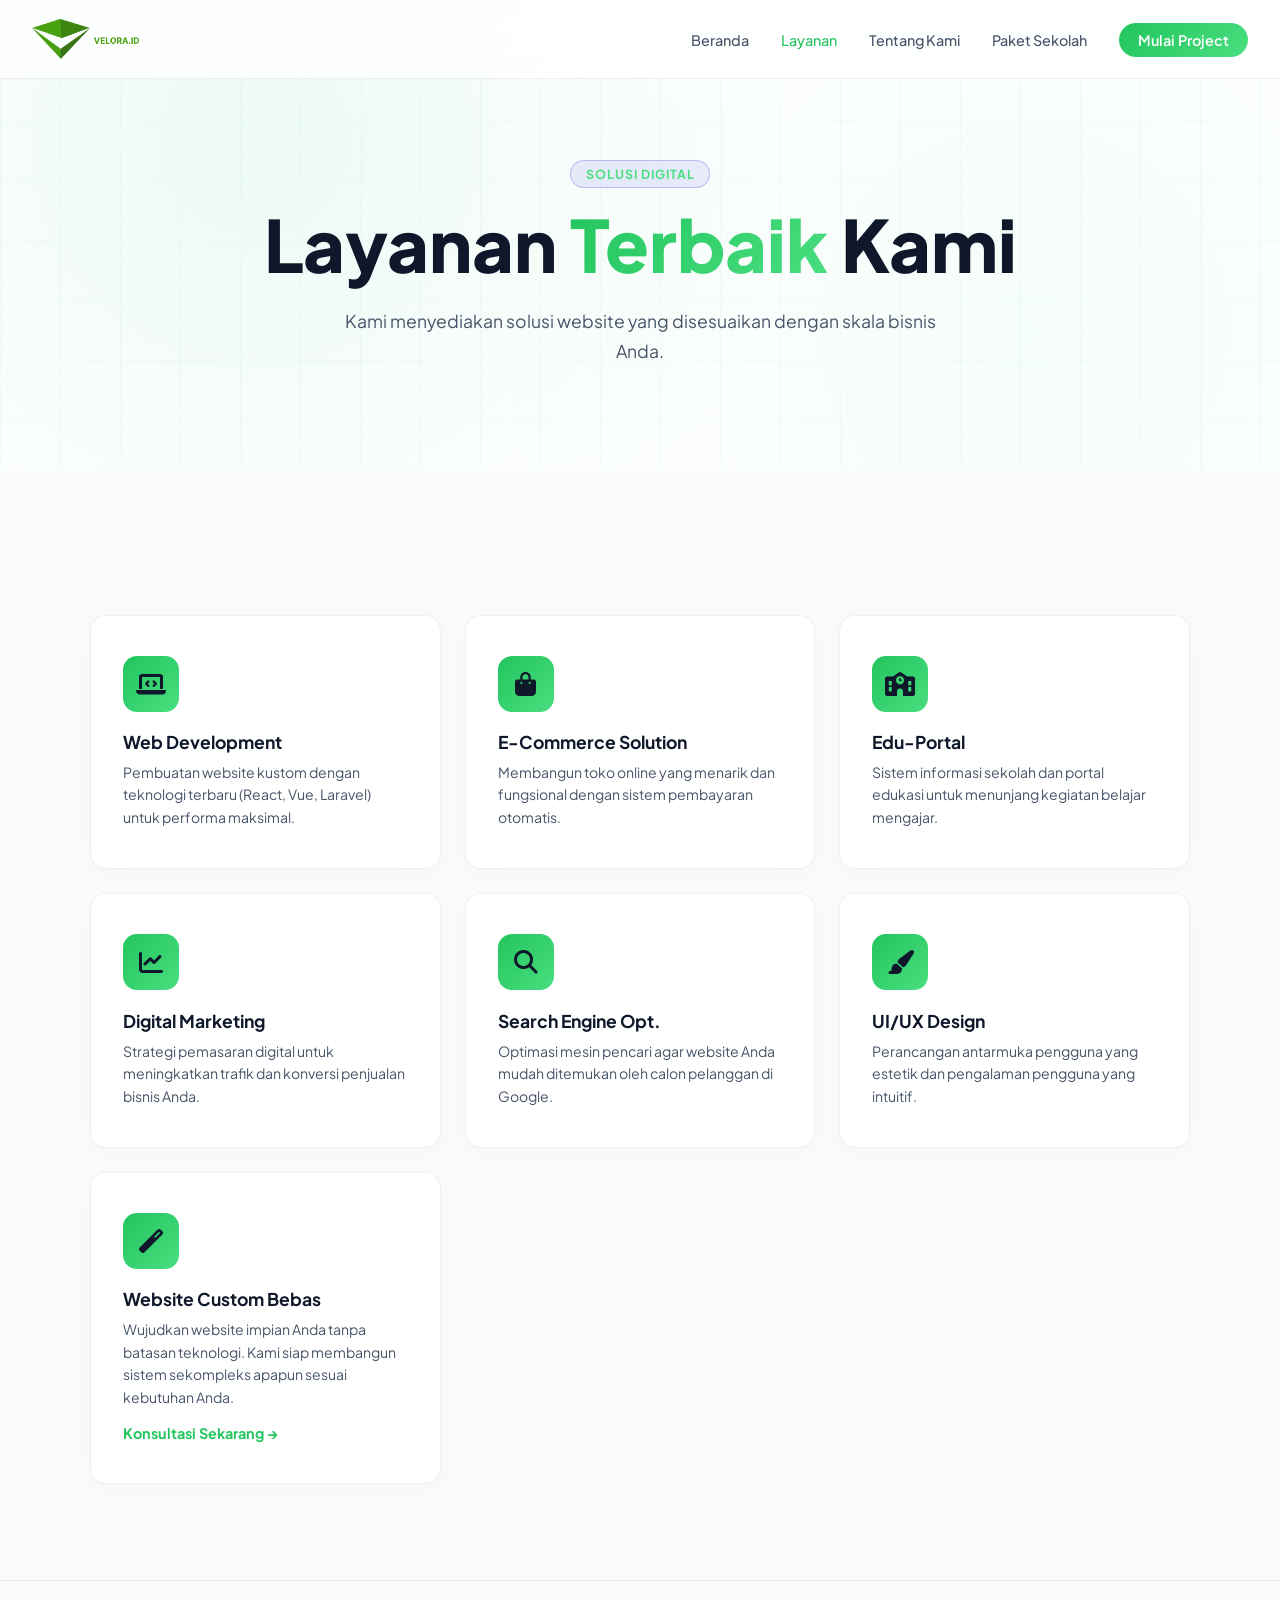
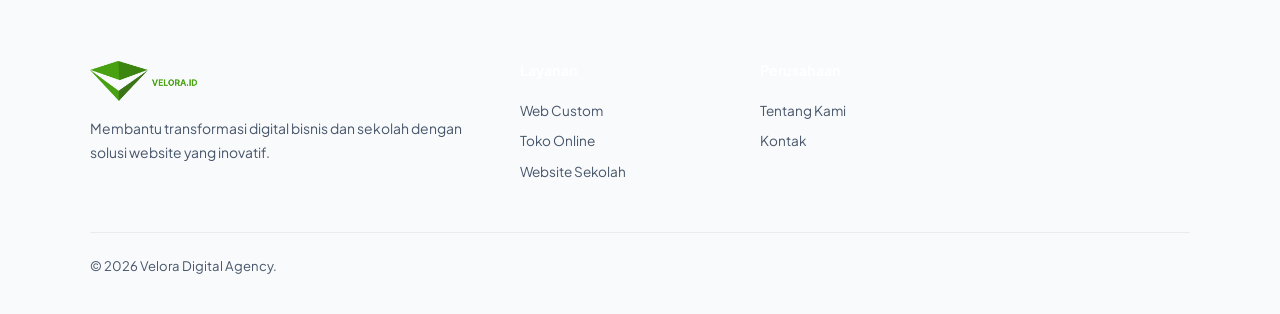
<file: services.html>
<!DOCTYPE html>
<html lang="id">
<head>
    <meta charset="UTF-8">
    <meta name="viewport" content="width=device-width, initial-scale=1.0">
    <title>Layanan - Velora Digital Agency</title>
    <link rel="stylesheet" href="style.css">
    <link rel="stylesheet" href="https://cdnjs.cloudflare.com/ajax/libs/font-awesome/6.4.0/css/all.min.css">
    <link rel="icon" type="image/png" href="Group 2.png">
</head>
<body>

    <!-- NAVBAR -->
    <nav id="navbar">
        <a href="index" class="nav-logo">
            <img src="Group 2.png" alt="Velora Digital Logo" class="logo-img">
        </a>
        <ul class="nav-links">
            <li><a href="index">Beranda</a></li>
            <li><a href="services" style="color: var(--primary);">Layanan</a></li>
            <li><a href="about">Tentang Kami</a></li>
            <li><a href="school">Paket Sekolah</a></li>
            <li><a href="contact" class="nav-cta">Mulai Project</a></li>
        </ul>
        <div class="hamburger" id="hamburger">
            <span></span><span></span><span></span>
        </div>
    </nav>

    <!-- MOBILE MENU -->
    <div class="mobile-menu" id="mobileMenu">
        <a href="index">Beranda</a>
        <a href="services">Layanan</a>
        <a href="about">Tentang Kami</a>
        <a href="school">Paket Sekolah</a>
        <a href="contact">Mulai Project</a>
    </div>

    <!-- PAGE HEADER -->
    <header class="hero" style="min-height: 50vh; padding-top: 10rem;">
        <div class="hero-bg-grid"></div>
        <div class="hero-content">
            <span class="section-tag">Solusi Digital</span>
            <h1>Layanan <span class="gradient-text">Terbaik</span> Kami</h1>
            <p>Kami menyediakan solusi website yang disesuaikan dengan skala bisnis Anda.</p>
        </div>
    </header>

    <!-- SERVICES CONTENT -->
    <section class="services">
        <div class="container">
            <div class="services-grid">
                <!-- Row 1 -->
                <div class="service-card reveal visible">
                    <div class="service-icon"><i class="fas fa-laptop-code"></i></div>
                    <h3>Web Development</h3>
                    <p>Pembuatan website kustom dengan teknologi terbaru (React, Vue, Laravel) untuk performa maksimal.</p>
                </div>
                <div class="service-card reveal visible">
                    <div class="service-icon"><i class="fas fa-shopping-bag"></i></div>
                    <h3>E-Commerce Solution</h3>
                    <p>Membangun toko online yang menarik dan fungsional dengan sistem pembayaran otomatis.</p>
                </div>
                <div class="service-card reveal visible">
                    <div class="service-icon"><i class="fas fa-school"></i></div>
                    <h3>Edu-Portal</h3>
                    <p>Sistem informasi sekolah dan portal edukasi untuk menunjang kegiatan belajar mengajar.</p>
                </div>
                <!-- Row 2 -->
                <div class="service-card reveal visible">
                    <div class="service-icon"><i class="fas fa-chart-line"></i></div>
                    <h3>Digital Marketing</h3>
                    <p>Strategi pemasaran digital untuk meningkatkan trafik dan konversi penjualan bisnis Anda.</p>
                </div>
                <div class="service-card reveal visible">
                    <div class="service-icon"><i class="fas fa-search"></i></div>
                    <h3>Search Engine Opt.</h3>
                    <p>Optimasi mesin pencari agar website Anda mudah ditemukan oleh calon pelanggan di Google.</p>
                </div>
                <div class="service-card reveal visible">
                    <div class="service-icon"><i class="fas fa-paint-brush"></i></div>
                    <h3>UI/UX Design</h3>
                    <p>Perancangan antarmuka pengguna yang estetik dan pengalaman pengguna yang intuitif.</p>
                </div>
                <div class="service-card reveal visible">
                    <div class="service-icon"><i class="fas fa-magic"></i></div>
                    <h3>Website Custom Bebas</h3>
                    <p>Wujudkan website impian Anda tanpa batasan teknologi. Kami siap membangun sistem sekompleks apapun sesuai kebutuhan Anda.</p>
                    <a href="contact.html" style="display: inline-block; margin-top: 1rem; color: var(--primary); font-weight: 700; text-decoration: none; font-size: 0.9rem;">Konsultasi Sekarang &rarr;</a>
                </div>
            </div>
        </div>
    </section>

    <!-- FOOTER -->
    <footer>
        <div class="container">
            <div class="footer-grid">
                <div class="footer-brand">
                    <a href="index" class="nav-logo">
                        <img src="Group 2.png" alt="Velora Digital Logo" class="logo-img">
                    </a>
                    <p>Membantu transformasi digital bisnis dan sekolah dengan solusi website yang inovatif.</p>
                </div>
                <div class="footer-col">
                    <h4>Layanan</h4>
                    <ul>
                        <li><a href="services.html">Web Custom</a></li>
                        <li><a href="services.html">Toko Online</a></li>
                        <li><a href="school.html">Website Sekolah</a></li>
                    </ul>
                </div>
                <div class="footer-col">
                    <h4>Perusahaan</h4>
                    <ul>
                        <li><a href="about.html">Tentang Kami</a></li>
                        <li><a href="index.html#contact">Kontak</a></li>
                    </ul>
                </div>
            </div>
            <div class="footer-bottom">
                <p>&copy; 2026 Velora Digital Agency.</p>
            </div>
        </div>
    </footer>

    <script src="script.js"></script>
</body>
</html>
</file>
<file: style.css>
@import url('https://fonts.googleapis.com/css2?family=Plus+Jakarta+Sans:wght@300;400;500;600;700;800&display=swap');

*,
*::before,
*::after {
  margin: 0;
  padding: 0;
  box-sizing: border-box;
}

:root {
  --primary: #22C55E;
  --primary-dark: #16A34A;
  --accent: #4ADE80;
  --gold: #F59E0B;
  --dark: #FFFFFF;
  --dark-2: #F8FAFC;
  --dark-3: #F1F5F9;
  --text: #0F172A;
  --text-muted: #475569;
  --glass: rgba(0, 0, 0, 0.02);
  --glass-border: rgba(0, 0, 0, 0.06);
  --radius: 16px;
  --radius-sm: 8px;
  --shadow: 0 10px 30px rgba(0, 0, 0, 0.05);
}

html {
  scroll-behavior: smooth;
}

body {
  font-family: 'Plus Jakarta Sans', sans-serif;
  background: var(--dark);
  color: var(--text);
  overflow-x: hidden;
}

/* SCROLLBAR */
::-webkit-scrollbar {
  width: 6px;
}

::-webkit-scrollbar-track {
  background: var(--dark-2);
}

::-webkit-scrollbar-thumb {
  background: var(--primary);
  border-radius: 3px;
}

/* NAVBAR */
nav {
  position: fixed;
  top: 0;
  left: 0;
  right: 0;
  z-index: 1000;
  padding: 1.2rem 2rem;
  display: flex;
  align-items: center;
  justify-content: space-between;
  background: rgba(255, 255, 255, 0.8);
  backdrop-filter: blur(20px);
  border-bottom: 1px solid var(--glass-border);
  transition: all 0.3s;
}

nav.scrolled {
  padding: 0.8rem 2rem;
  background: rgba(255, 255, 255, 0.95);
  box-shadow: 0 4px 20px rgba(0, 0, 0, 0.05);
}

.nav-logo {
  display: flex;
  align-items: center;
  gap: 0.8rem;
  text-decoration: none;
  font-weight: 800;
  font-size: 1.4rem;
  color: #fff;
  z-index: 1001;
}

.logo-img {
  height: 40px;
  /* Atur tinggi logo di sini */
  width: auto;
  object-fit: contain;
}

.nav-logo span {
  font-size: 1.3rem;
  font-weight: 800;
  color: var(--text);
}

.nav-logo span em {
  color: var(--accent);
  font-style: normal;
}

.nav-links {
  display: flex;
  align-items: center;
  gap: 2rem;
  list-style: none;
}

.nav-links a {
  color: var(--text-muted);
  text-decoration: none;
  font-size: 0.9rem;
  font-weight: 500;
  transition: color 0.3s;
  position: relative;
}

.nav-links a::after {
  content: '';
  position: absolute;
  bottom: -4px;
  left: 0;
  width: 0;
  height: 2px;
  background: var(--accent);
  transition: width 0.3s;
}

.nav-links a:hover {
  color: var(--text);
}

.nav-links a:hover::after {
  width: 100%;
}

.nav-cta {
  background: linear-gradient(135deg, var(--primary), var(--accent));
  color: #fff !important;
  padding: 0.5rem 1.2rem;
  border-radius: 50px;
  font-weight: 600 !important;
}

.nav-cta::after {
  display: none !important;
}

.nav-cta:hover {
  opacity: 0.9;
  transform: translateY(-1px);
}

.hamburger {
  display: none;
  flex-direction: column;
  gap: 5px;
  cursor: pointer;
}

.hamburger span {
  width: 25px;
  height: 2px;
  background: var(--text);
  border-radius: 2px;
  transition: all 0.3s;
}

.mobile-menu {
  display: none;
  position: fixed;
  top: 70px;
  left: 0;
  right: 0;
  background: var(--dark-2);
  border-bottom: 1px solid var(--glass-border);
  padding: 1.5rem 2rem;
  flex-direction: column;
  gap: 1.2rem;
  z-index: 999;
}

.mobile-menu.open {
  display: flex;
}

.mobile-menu a {
  color: var(--text-muted);
  text-decoration: none;
  font-size: 1rem;
  font-weight: 500;
  transition: color 0.3s;
}

.mobile-menu a:hover {
  color: var(--text);
}

/* HERO */
.hero {
  min-height: 100vh;
  background: radial-gradient(circle at 20% 30%, rgba(16, 185, 129, 0.08) 0%, transparent 50%),
    radial-gradient(circle at 80% 70%, rgba(52, 211, 153, 0.05) 0%, transparent 50%),
    var(--dark);
  display: flex;
  align-items: center;
  justify-content: center;
  text-align: center;
  padding: 8rem 2rem 4rem;
  position: relative;
  overflow: hidden;
}

.hero-bg-grid {
  position: absolute;
  inset: 0;
  background-image: linear-gradient(rgba(16, 185, 129, 0.04) 1px, transparent 1px),
    linear-gradient(90deg, rgba(16, 185, 129, 0.04) 1px, transparent 1px);
  background-size: 60px 60px;
}

.hero-content {
  position: relative;
  max-width: 800px;
}

.hero-badge {
  display: inline-flex;
  align-items: center;
  gap: 8px;
  background: rgba(16, 185, 129, 0.1);
  border: 1px solid rgba(16, 185, 129, 0.3);
  color: var(--accent);
  padding: 0.4rem 1rem;
  border-radius: 50px;
  font-size: 0.82rem;
  font-weight: 600;
  margin-bottom: 1.5rem;
  animation: fadeDown 0.8s ease;
}

.hero-badge span {
  width: 6px;
  height: 6px;
  background: var(--accent);
  border-radius: 50%;
  animation: pulse 2s infinite;
}

.hero h1 {
  font-size: clamp(2.5rem, 6vw, 4.5rem);
  font-weight: 800;
  line-height: 1.1;
  margin-bottom: 1.5rem;
  animation: fadeUp 0.8s 0.2s ease both;
}

.hero h1 .gradient-text {
  background: linear-gradient(135deg, var(--primary), var(--accent));
  -webkit-background-clip: text;
  -webkit-text-fill-color: transparent;
  background-clip: text;
}

.hero p {
  font-size: 1.1rem;
  color: var(--text-muted);
  max-width: 600px;
  margin: 0 auto 2.5rem;
  line-height: 1.7;
  animation: fadeUp 0.8s 0.4s ease both;
}

.hero-buttons {
  display: flex;
  gap: 1rem;
  justify-content: center;
  flex-wrap: wrap;
  animation: fadeUp 0.8s 0.6s ease both;
}

.btn-primary {
  background: linear-gradient(135deg, var(--primary), var(--accent));
  color: #fff;
  padding: 0.85rem 2rem;
  border-radius: 50px;
  text-decoration: none;
  font-weight: 700;
  font-size: 0.95rem;
  transition: all 0.3s;
  box-shadow: 0 10px 25px rgba(16, 185, 129, 0.3);
}

.btn-primary:hover {
  transform: translateY(-3px);
  box-shadow: 0 15px 35px rgba(16, 185, 129, 0.5);
}

.btn-outline {
  border: 1px solid var(--glass-border);
  color: var(--text);
  padding: 0.85rem 2rem;
  border-radius: 50px;
  text-decoration: none;
  font-weight: 600;
  font-size: 0.95rem;
  transition: all 0.3s;
  backdrop-filter: blur(10px);
}

.btn-outline:hover {
  border-color: var(--accent);
  color: var(--accent);
  background: rgba(6, 182, 212, 0.05);
  transform: translateY(-3px);
}

.hero-stats {
  display: flex;
  justify-content: center;
  gap: 3rem;
  margin-top: 4rem;
  animation: fadeUp 0.8s 0.8s ease both;
  flex-wrap: wrap;
}

.hero-stats .stat h3 {
  font-size: 2.2rem;
  font-weight: 800;
  color: var(--text);
}

.hero-stats .stat h3 span {
  color: var(--accent);
}

.hero-stats .stat p {
  font-size: 0.82rem;
  color: var(--text-muted);
  font-weight: 500;
}

.hero-graphic {
  position: relative;
  width: 100%;
  max-width: 600px;
  margin: 3rem auto 0;
  animation: float 6s ease-in-out infinite;
}

/* SECTIONS COMMON */
section {
  padding: 6rem 2rem;
}

.container {
  max-width: 1100px;
  margin: 0 auto;
}

.section-tag {
  display: inline-flex;
  align-items: center;
  gap: 8px;
  background: rgba(79, 70, 229, 0.1);
  border: 1px solid rgba(79, 70, 229, 0.3);
  color: var(--accent);
  padding: 0.3rem 0.9rem;
  border-radius: 50px;
  font-size: 0.78rem;
  font-weight: 700;
  letter-spacing: 1px;
  text-transform: uppercase;
  margin-bottom: 1rem;
}

.section-title {
  font-size: clamp(1.8rem, 4vw, 2.8rem);
  font-weight: 800;
  margin-bottom: 1rem;
}

.section-title .gradient-text {
  background: linear-gradient(135deg, var(--primary), var(--accent));
  -webkit-background-clip: text;
  -webkit-text-fill-color: transparent;
  background-clip: text;
}

.section-desc {
  color: var(--text-muted);
  font-size: 1rem;
  max-width: 550px;
  line-height: 1.7;
}

.text-center {
  text-align: center;
}

.text-center .section-desc {
  margin: 0 auto;
}

/* SERVICES */
.services {
  background: var(--dark-2);
}

.services-grid {
  display: grid;
  grid-template-columns: repeat(auto-fit, minmax(280px, 1fr));
  gap: 1.5rem;
  margin-top: 3rem;
}

.service-card {
  background: var(--dark);
  border: 1px solid var(--glass-border);
  border-radius: var(--radius);
  padding: 2.5rem 2rem;
  transition: all 0.3s;
  position: relative;
  overflow: hidden;
  box-shadow: 0 4px 20px rgba(0, 0, 0, 0.02);
}

.service-card::before {
  content: '';
  position: absolute;
  inset: 0;
  background: linear-gradient(135deg, rgba(79, 70, 229, 0.1), transparent);
  opacity: 0;
  transition: opacity 0.3s;
}

.service-card:hover {
  transform: translateY(-8px);
  border-color: var(--primary);
  box-shadow: 0 20px 40px rgba(16, 185, 129, 0.1);
}

.service-card:hover::before {
  opacity: 1;
}

.service-icon {
  width: 56px;
  height: 56px;
  border-radius: 14px;
  background: linear-gradient(135deg, var(--primary), var(--accent));
  display: flex;
  align-items: center;
  justify-content: center;
  font-size: 1.5rem;
  margin-bottom: 1.2rem;
}

.service-card h3 {
  font-size: 1.1rem;
  font-weight: 700;
  margin-bottom: 0.5rem;
}

.service-card p {
  color: var(--text-muted);
  font-size: 0.88rem;
  line-height: 1.6;
}

/* ABOUT */
.about {
  background: var(--dark);
}

.about-grid {
  display: grid;
  grid-template-columns: 1fr 1fr;
  gap: 5rem;
  align-items: center;
}

.about-visual {
  position: relative;
}

.about-card-main {
  background: var(--dark);
  border: 1px solid var(--glass-border);
  border-radius: var(--radius);
  padding: 2.5rem;
  position: relative;
  overflow: hidden;
  box-shadow: 0 20px 50px rgba(0, 0, 0, 0.05);
}

.about-card-main::after {
  content: '';
  position: absolute;
  top: 0;
  left: 0;
  right: 0;
  height: 3px;
  background: linear-gradient(90deg, var(--primary), var(--accent));
}

.about-team-row {
  display: flex;
  gap: 0.8rem;
  margin-bottom: 1.5rem;
  flex-wrap: wrap;
}

.team-avatar {
  width: 48px;
  height: 48px;
  border-radius: 50%;
  display: flex;
  align-items: center;
  justify-content: center;
  font-size: 1.2rem;
  border: 2px solid var(--glass-border);
  flex-shrink: 0;
}

.about-card-main h3 {
  font-size: 1.2rem;
  font-weight: 700;
  margin-bottom: 0.4rem;
}

.about-card-main p {
  color: var(--text-muted);
  font-size: 0.87rem;
  line-height: 1.6;
}

.about-badge-float {
  position: absolute;
  top: -15px;
  right: -15px;
  background: linear-gradient(135deg, var(--gold), #F97316);
  color: #fff;
  padding: 0.5rem 1rem;
  border-radius: 50px;
  font-size: 0.78rem;
  font-weight: 700;
  box-shadow: 0 5px 20px rgba(245, 158, 11, 0.4);
}

.about-features {
  display: flex;
  flex-direction: column;
  gap: 1rem;
  margin-top: 1.5rem;
}

.about-feature {
  display: flex;
  align-items: flex-start;
  gap: 1rem;
  background: var(--glass);
  border: 1px solid var(--glass-border);
  border-radius: var(--radius-sm);
  padding: 1rem;
  transition: all 0.3s;
}

.about-feature:hover {
  border-color: rgba(79, 70, 229, 0.4);
  transform: translateX(5px);
}

.feat-icon {
  font-size: 1.5rem;
  flex-shrink: 0;
}

.feat-text h4 {
  font-size: 0.9rem;
  font-weight: 700;
  margin-bottom: 0.2rem;
}

.feat-text p {
  color: var(--text-muted);
  font-size: 0.82rem;
  line-height: 1.5;
}

/* PROCESS */
.process {
  background: var(--dark-2);
}

.process-steps {
  display: grid;
  grid-template-columns: repeat(auto-fit, minmax(200px, 1fr));
  gap: 1.5rem;
  margin-top: 3rem;
  position: relative;
}

.process-step {
  text-align: center;
  padding: 2rem 1.5rem;
  background: var(--glass);
  border: 1px solid var(--glass-border);
  border-radius: var(--radius);
  transition: all 0.3s;
}

.process-step:hover {
  transform: translateY(-5px);
  border-color: rgba(79, 70, 229, 0.4);
}

.step-num {
  width: 50px;
  height: 50px;
  border-radius: 50%;
  background: linear-gradient(135deg, var(--primary), var(--accent));
  display: flex;
  align-items: center;
  justify-content: center;
  font-size: 1.1rem;
  font-weight: 800;
  margin: 0 auto 1.2rem;
}

.process-step h3 {
  font-size: 1rem;
  font-weight: 700;
  margin-bottom: 0.5rem;
}

.process-step p {
  color: var(--text-muted);
  font-size: 0.83rem;
  line-height: 1.6;
}

/* SCHOOL PACKAGE */
.school-package {
  background: var(--dark);
  position: relative;
  overflow: hidden;
}

.school-package::before {
  content: '';
  position: absolute;
  inset: 0;
  background: radial-gradient(ellipse at 50% 0%, rgba(245, 158, 11, 0.15) 0%, transparent 70%);
  pointer-events: none;
  /* Menambahkan ini agar tidak menghalangi klik */
}

.school-header {
  text-align: center;
  margin-bottom: 3rem;
  position: relative;
}

.school-badge-special {
  display: inline-flex;
  align-items: center;
  gap: 8px;
  background: linear-gradient(135deg, rgba(245, 158, 11, 0.2), rgba(249, 115, 22, 0.1));
  border: 1px solid rgba(245, 158, 11, 0.4);
  color: var(--gold);
  padding: 0.4rem 1rem;
  border-radius: 50px;
  font-size: 0.82rem;
  font-weight: 700;
  margin-bottom: 1rem;
}

.packages-grid {
  display: grid;
  grid-template-columns: repeat(4, 1fr);
  /* Memaksa 4 kolom sejajar */
  gap: 1.2rem;
  position: relative;
}

.package-card {
  background: #fff;
  border: 1px solid var(--glass-border);
  border-radius: var(--radius);
  padding: 2rem 1.5rem;
  /* Padding lebih kecil */
  transition: all 0.3s;
  position: relative;
  overflow: hidden;
  box-shadow: 0 10px 30px rgba(0, 0, 0, 0.03);
  display: flex;
  flex-direction: column;
}

.package-card.featured {
  border-color: var(--primary);
  background: #fff;
  transform: scale(1.02);
  box-shadow: 0 20px 60px rgba(16, 185, 129, 0.1);
}

.package-card.featured::before {
  content: '🏆 TERPOPULER ';
  position: absolute;
  top: 15px;
  right: -35px;
  background: linear-gradient(135deg, var(--gold), #F97316);
  color: #fff;
  padding: 0.3rem 3rem;
  font-size: 0.65rem;
  font-weight: 800;
  transform: rotate(45deg);
  letter-spacing: 0.5px;
  box-shadow: 0 4px 10px rgba(0, 0, 0, 0.1);
  z-index: 1;
}

.package-card:hover:not(.featured) {
  transform: translateY(-5px);
  border-color: rgba(79, 70, 229, 0.4);
}

.package-card.featured:hover {
  transform: scale(1.04);
}

.package-icon {
  font-size: 2.5rem;
  margin-bottom: 1rem;
}

.package-name {
  font-size: 1.2rem;
  font-weight: 800;
  margin-bottom: 0.3rem;
}

.package-desc {
  color: var(--text-muted);
  font-size: 0.85rem;
  margin-bottom: 1.5rem;
  line-height: 1.6;
}

.package-price {
  margin-bottom: 1.5rem;
}

.package-price .price-from {
  font-size: 0.8rem;
  color: var(--text-muted);
  display: block;
}

.package-price .price {
  font-size: 2.2rem;
  font-weight: 800;
  color: var(--text);
}

.package-price .price-gold {
  color: var(--gold);
}

.package-price .price-period {
  font-size: 0.8rem;
  color: var(--text-muted);
}

.package-features {
  list-style: none;
  display: flex;
  flex-direction: column;
  gap: 0.7rem;
  margin-bottom: 2rem;
}

.package-features li {
  display: flex;
  align-items: center;
  gap: 0.7rem;
  font-size: 0.87rem;
  color: var(--text-muted);
}

.package-features li .check {
  color: #10B981;
  font-size: 1rem;
  flex-shrink: 0;
}

.pkg-btn {
  display: block;
  width: 100%;
  text-align: center;
  padding: 0.85rem;
  border-radius: 50px;
  font-weight: 700;
  font-size: 0.9rem;
  text-decoration: none;
  transition: all 0.3s;
  cursor: pointer;
  border: none;
  position: relative;
  z-index: 10;
  /* Menambahkan ini */
}

.pkg-btn-outline {
  background: transparent;
  border: 1px solid var(--glass-border);
  color: var(--text);
}

.pkg-btn-outline:hover {
  border-color: var(--accent);
  color: var(--accent);
  background: rgba(6, 182, 212, 0.05);
}

.pkg-btn-gold {
  background: linear-gradient(135deg, var(--gold), #F97316);
  color: #fff;
  box-shadow: 0 0 30px rgba(245, 158, 11, 0.3);
}

.pkg-btn-gold:hover {
  box-shadow: 0 0 50px rgba(245, 158, 11, 0.5);
  transform: translateY(-2px);
}

/* TESTIMONIALS */
.testimonials {
  background: var(--dark-2);
}

.testimonials-grid {
  display: grid;
  grid-template-columns: repeat(auto-fit, minmax(280px, 1fr));
  gap: 1.5rem;
  margin-top: 3rem;
}

.testi-card {
  background: var(--glass);
  border: 1px solid var(--glass-border);
  border-radius: var(--radius);
  padding: 1.8rem;
  transition: all 0.3s;
}

.testi-card:hover {
  transform: translateY(-5px);
  border-color: rgba(79, 70, 229, 0.4);
}

.testi-stars {
  color: var(--gold);
  font-size: 0.9rem;
  margin-bottom: 1rem;
  letter-spacing: 2px;
}

.testi-text {
  color: var(--text-muted);
  font-size: 0.88rem;
  line-height: 1.7;
  margin-bottom: 1.5rem;
  font-style: italic;
}

.testi-author {
  display: flex;
  align-items: center;
  gap: 0.8rem;
}

.testi-avatar {
  width: 44px;
  height: 44px;
  border-radius: 50%;
  display: flex;
  align-items: center;
  justify-content: center;
  font-size: 1.2rem;
  background: linear-gradient(135deg, var(--primary), var(--accent));
  flex-shrink: 0;
}

.testi-name {
  font-size: 0.9rem;
  font-weight: 700;
}

.testi-role {
  font-size: 0.78rem;
  color: var(--text-muted);
}

/* CTA */
.cta-section {
  background: var(--dark);
  text-align: center;
  padding: 6rem 2rem;
}

.cta-box {
  max-width: 700px;
  margin: 0 auto;
  background: linear-gradient(135deg, rgba(16, 185, 129, 0.1), rgba(52, 211, 153, 0.05));
  border: 1px solid rgba(16, 185, 129, 0.3);
  border-radius: 24px;
  padding: 4rem 3rem;
  position: relative;
  overflow: hidden;
}

.cta-box::before {
  content: '';
  position: absolute;
  top: -50%;
  left: -50%;
  width: 200%;
  height: 200%;
  background: radial-gradient(circle, rgba(16, 185, 129, 0.05) 0%, transparent 60%);
  pointer-events: none;
  /* Menambahkan ini agar tidak menghalangi klik */
}

.cta-box h2 {
  font-size: clamp(1.8rem, 4vw, 2.5rem);
  font-weight: 800;
  margin-bottom: 1rem;
}

.cta-box p {
  color: var(--text-muted);
  margin-bottom: 2rem;
  font-size: 1rem;
}

.cta-buttons {
  display: flex;
  gap: 1rem;
  justify-content: center;
  flex-wrap: wrap;
}

.btn-wa {
  background: #25D366;
  color: #fff;
  padding: 0.85rem 2rem;
  border-radius: 50px;
  text-decoration: none;
  font-weight: 700;
  font-size: 0.95rem;
  transition: all 0.3s;
  display: flex;
  align-items: center;
  gap: 8px;
  box-shadow: 0 0 30px rgba(37, 211, 102, 0.3);
  position: relative;
  z-index: 10;
  /* Menambahkan ini */
}

.btn-wa:hover {
  transform: translateY(-3px);
  box-shadow: 0 0 50px rgba(37, 211, 102, 0.5);
}

/* TEAM CAROUSEL ANIMATION */
.team-container {
  overflow: hidden;
  padding: 2rem 0;
  position: relative;
  width: 100%;
}

.team-track {
  display: flex;
  gap: 2rem;
  width: max-content;
  animation: scrollRight 30s linear infinite;
}

.team-track:hover {
  animation-play-state: paused;
}

.team-card {
  width: 300px;
  /* Fixed width for carousel items */
  background: #fff;
  border: 1px solid var(--glass-border);
  border-radius: var(--radius);
  padding: 2rem;
  text-align: center;
  transition: all 0.3s;
  box-shadow: 0 10px 30px rgba(0, 0, 0, 0.03);
  flex-shrink: 0;
}

@keyframes scrollRight {
  0% {
    transform: translateX(0);
  }

  100% {
    transform: translateX(calc(-300px * 4 - 2rem * 4));
  }
}

/* Note: We use calc to match exactly the width of items to create seamless loop */
.team-card:hover {
  transform: translateY(-10px);
  border-color: var(--primary);
  box-shadow: 0 20px 40px rgba(16, 185, 129, 0.1);
}

.team-img-wrapper {
  width: 100%;
  height: 280px;
  margin-bottom: 1.5rem;
  border-radius: 12px;
  overflow: hidden;
  background: var(--dark-3);
}

.team-img-wrapper img {
  width: 100%;
  height: 100%;
  object-fit: cover;
  transition: transform 0.5s;
}

.team-card:hover .team-img-wrapper img {
  transform: scale(1.1);
}

.team-card h3 {
  font-size: 1.1rem;
  font-weight: 700;
  margin-bottom: 0.3rem;
  color: var(--text);
}

.team-card p {
  font-size: 0.85rem;
  color: var(--primary);
  font-weight: 600;
  margin-bottom: 1rem;
}

.team-social {
  display: flex;
  justify-content: center;
  gap: 0.8rem;
}

.team-social a {
  width: 32px;
  height: 32px;
  border-radius: 50%;
  background: var(--dark-2);
  display: flex;
  align-items: center;
  justify-content: center;
  color: var(--text-muted);
  font-size: 0.85rem;
  transition: all 0.3s;
  text-decoration: none;
}

.team-social a:hover {
  background: var(--primary);
  color: #fff;
}

/* FOOTER */
footer {
  background: var(--dark-2);
  border-top: 1px solid var(--glass-border);
  padding: 5rem 2rem 2.5rem;
}

.footer-grid {
  display: grid;
  grid-template-columns: 2fr 1fr 1fr 1fr;
  gap: 3rem;
  margin-bottom: 3rem;
}

.footer-brand .nav-logo {
  margin-bottom: 1rem;
}

.footer-brand p {
  color: var(--text-muted);
  font-size: 0.87rem;
  line-height: 1.7;
  margin-bottom: 1.2rem;
}

.social-links {
  display: flex;
  gap: 0.8rem;
}

.social-link {
  width: 38px;
  height: 38px;
  border-radius: 10px;
  background: var(--glass);
  border: 1px solid var(--glass-border);
  display: flex;
  align-items: center;
  justify-content: center;
  font-size: 1rem;
  text-decoration: none;
  transition: all 0.3s;
}

.social-link:hover {
  border-color: var(--accent);
  transform: translateY(-3px);
}

.footer-col h4 {
  font-size: 0.9rem;
  font-weight: 700;
  margin-bottom: 1.2rem;
  color: #fff;
}

.footer-col ul {
  list-style: none;
  display: flex;
  flex-direction: column;
  gap: 0.6rem;
}

.footer-col ul li a {
  color: var(--text-muted);
  text-decoration: none;
  font-size: 0.85rem;
  transition: color 0.3s;
}

.footer-col ul li a:hover {
  color: var(--accent);
}

.footer-bottom {
  border-top: 1px solid var(--glass-border);
  padding-top: 1.5rem;
  display: flex;
  justify-content: space-between;
  align-items: center;
  flex-wrap: wrap;
  gap: 1rem;
}

.footer-bottom p {
  color: var(--text-muted);
  font-size: 0.82rem;
}

/* ANIMATIONS */
@keyframes fadeDown {
  from {
    opacity: 0;
    transform: translateY(-20px);
  }

  to {
    opacity: 1;
    transform: translateY(0);
  }
}

@keyframes fadeUp {
  from {
    opacity: 0;
    transform: translateY(30px);
  }

  to {
    opacity: 1;
    transform: translateY(0);
  }
}

@keyframes float {

  0%,
  100% {
    transform: translateY(0);
  }

  50% {
    transform: translateY(-20px);
  }
}

@keyframes pulse {

  0%,
  100% {
    opacity: 1;
  }

  50% {
    opacity: 0.4;
  }
}

@keyframes spin {
  from {
    transform: rotate(0deg);
  }

  to {
    transform: rotate(360deg);
  }
}

.reveal {
  opacity: 0;
  transform: translateY(40px);
  transition: opacity 0.6s ease, transform 0.6s ease;
}

.reveal.visible {
  opacity: 1;
  transform: translateY(0);
}

.reveal-delay-1 {
  transition-delay: 0.1s;
}

.reveal-delay-2 {
  transition-delay: 0.2s;
}

.reveal-delay-3 {
  transition-delay: 0.3s;
}

.reveal-delay-4 {
  transition-delay: 0.4s;
}

/* PRICING TOGGLE */
.pricing-switcher {
  display: flex;
  justify-content: center;
  align-items: center;
  gap: 0.5rem;
  margin: 3rem auto;
  background: var(--dark-3);
  padding: 0.4rem;
  border-radius: 50px;
  width: max-content;
}

.switch-btn {
  padding: 0.6rem 1.5rem;
  border-radius: 50px;
  border: none;
  background: transparent;
  color: var(--text-muted);
  font-weight: 700;
  cursor: pointer;
  transition: all 0.3s;
  font-size: 0.85rem;
}

.switch-btn.active {
  background: var(--primary);
  color: #fff;
  box-shadow: 0 4px 15px rgba(16, 185, 129, 0.2);
}

.save-badge {
  background: #EF4444;
  color: #fff;
  font-size: 0.65rem;
  padding: 2px 8px;
  border-radius: 10px;
  margin-left: 5px;
}

/* RESPONSIVE */
@media (max-width: 900px) {
  .nav-links {
    display: none;
  }

  .hamburger {
    display: flex;
  }

  .about-grid {
    grid-template-columns: 1fr;
    gap: 3rem;
  }

  .footer-grid {
    grid-template-columns: 1fr 1fr;
  }

  .packages-grid {
    grid-template-columns: repeat(2, 1fr);
  }

  /* 2 Kolom di Tablet */
}

@media (max-width: 600px) {
  section {
    padding: 4rem 1.5rem;
  }

  nav {
    padding: 1rem 1.5rem;
  }

  .hero {
    padding: 7rem 1.5rem 3rem;
  }

  .hero-stats {
    gap: 1.5rem;
  }

  .footer-grid {
    grid-template-columns: 1fr;
  }

  .cta-box {
    padding: 2.5rem 1.5rem;
  }

  .package-card.featured {
    transform: scale(1);
  }

  .packages-grid {
    grid-template-columns: 1fr;
  }

  /* 1 Kolom di HP */
}
</file>
